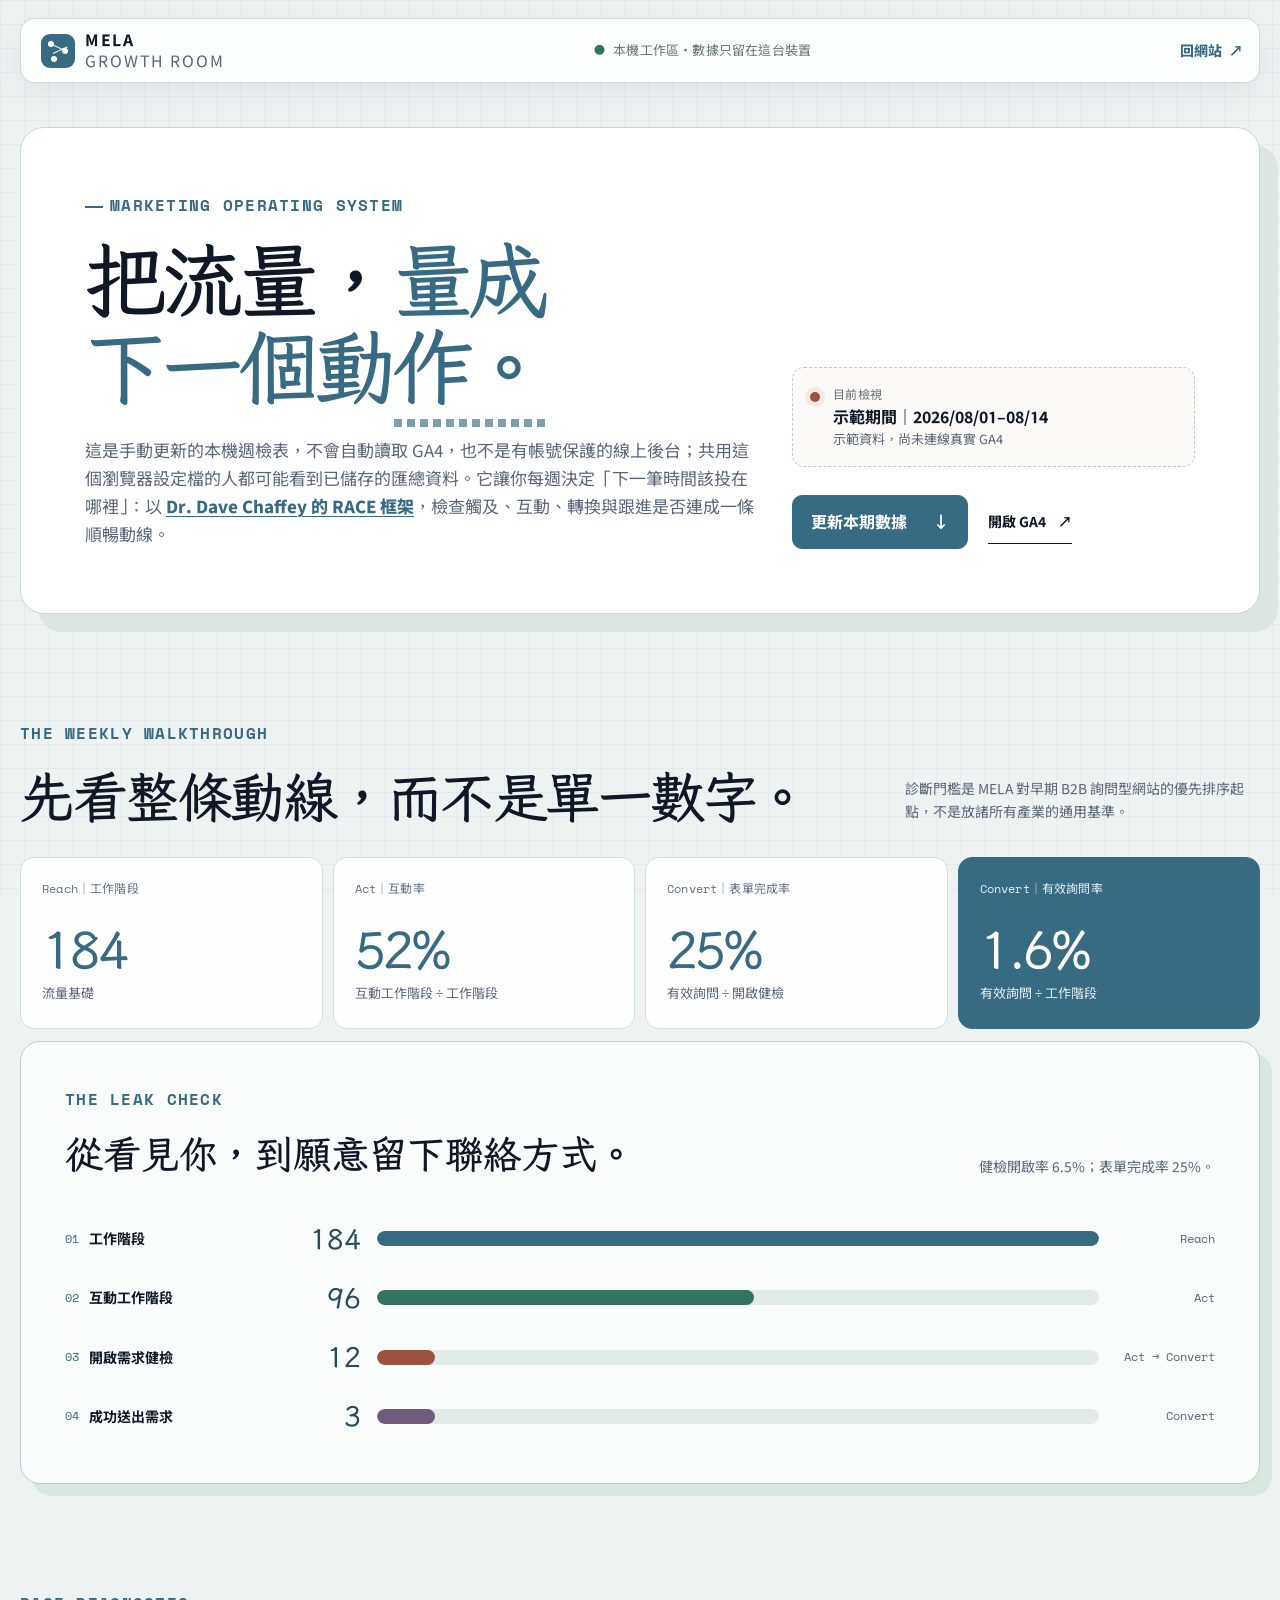
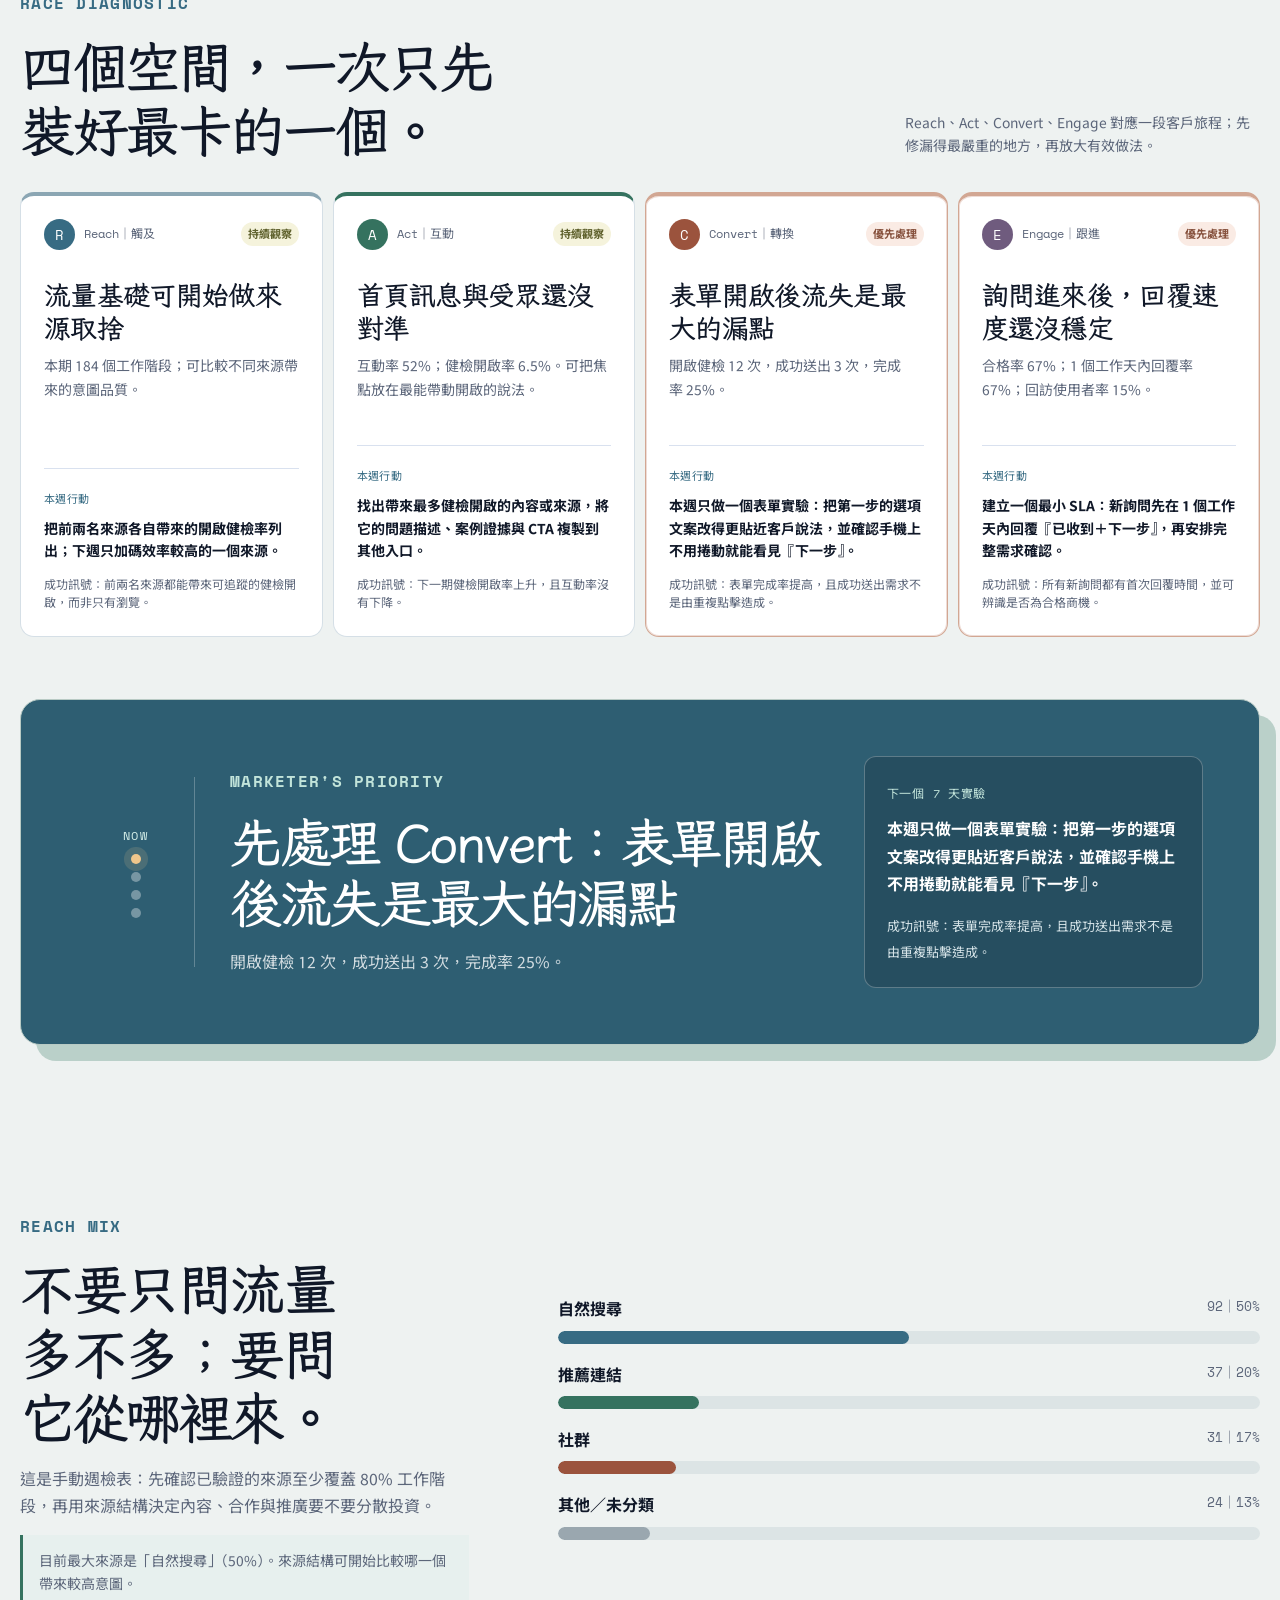
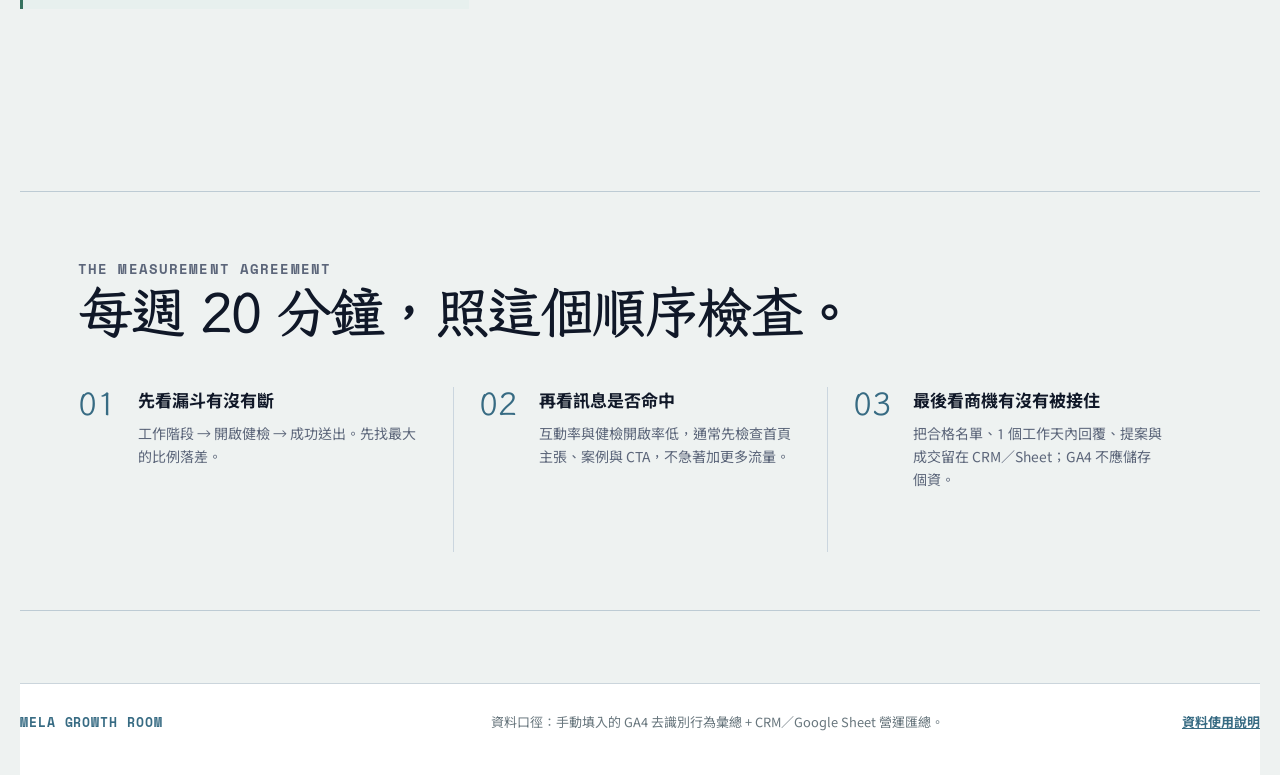
<file: dashboard.html>
<!doctype html>
<html lang="zh-Hant">
<head>
  <meta charset="utf-8">
  <meta name="viewport" content="width=device-width, initial-scale=1">
  <meta name="robots" content="noindex, nofollow">
  <meta name="description" content="MELA 本機行銷成效儀表板，以 RACE 框架將 GA4 與商機資料轉為下一步行動。">
  <title>Growth Room｜MELA 本機行銷儀表板</title>
  <link rel="icon" href="favicon.svg" type="image/svg+xml">
  <link rel="preconnect" href="https://fonts.googleapis.com">
  <link rel="preconnect" href="https://fonts.gstatic.com" crossorigin>
  <link href="https://fonts.googleapis.com/css2?family=Chiron+Hei+HK:wght@400;500;600;700;800&amp;family=LXGW+WenKai+TC:wght@400;700&amp;family=Space+Mono:wght@400;700&amp;display=swap" rel="stylesheet">
  <link rel="stylesheet" href="styles.css?v=20260815-3">
  <link rel="stylesheet" href="dashboard.css?v=20260816-1">
</head>
<body class="dashboard-page">
  <a class="skip-link" href="#main">跳到主要內容</a>

  <header class="dashboard-header">
    <a class="brand" href="index.html">
      <span class="brand-mark" aria-hidden="true"><i></i><i></i><i></i></span>
      <span><b>MELA</b> <small>GROWTH ROOM</small></span>
    </a>
    <p class="dashboard-local"><span aria-hidden="true">●</span> 本機工作區・數據只留在這台裝置</p>
    <a class="dashboard-back" href="index.html">回網站 <span aria-hidden="true">↗</span></a>
  </header>

  <main class="dashboard-shell" id="main">
    <section class="dashboard-hero" aria-labelledby="dashboard-title">
      <div class="dashboard-hero-copy">
        <p class="eyebrow"><span></span>MARKETING OPERATING SYSTEM</p>
        <h1 id="dashboard-title">把流量，<em>量成下一個動作。</em></h1>
        <p>這是手動更新的本機週檢表，不會自動讀取 GA4，也不是有帳號保護的線上後台；共用這個瀏覽器設定檔的人都可能看到已儲存的匯總資料。它讓你每週決定「下一筆時間該投在哪裡」：以 <a href="https://www.smartinsights.com/digital-marketing-strategy/race-a-practical-framework-to-improve-your-marketing/" target="_blank" rel="noopener noreferrer">Dr. Dave Chaffey 的 RACE 框架</a>，檢查觸及、互動、轉換與跟進是否連成一條順暢動線。</p>
      </div>
      <div class="dashboard-hero-actions">
        <div class="dataset-state" data-dataset-state>
          <span class="dataset-dot" aria-hidden="true"></span>
          <div><small>目前檢視</small><b data-period-label>示範期間</b><span data-dataset-detail>示範資料，尚未連線真實 GA4</span></div>
        </div>
        <div class="dashboard-actions">
          <button class="button" type="button" data-toggle-data aria-controls="dashboard-data-panel" aria-expanded="false">更新本期數據 <span aria-hidden="true">↓</span></button>
          <a class="text-link" href="https://analytics.google.com/" target="_blank" rel="noopener noreferrer">開啟 GA4 <span aria-hidden="true">↗</span></a>
        </div>
      </div>
    </section>

    <p class="data-quality-alert" data-data-quality-alert role="alert" hidden></p>

    <section class="data-entry" id="dashboard-data-panel" data-input-panel hidden aria-labelledby="data-entry-title">
      <div class="data-entry-heading">
        <div>
          <p class="eyebrow">UPDATE THE ROOM</p>
          <h2 id="data-entry-title">填入這一期的匯總數字</h2>
          <p>從 GA4 複製匿名彙總數字，再補上 CRM 或 Google Sheet 的合格名單與回覆狀態。請填同一期間、去重後的工作階段或有效詢問，不要填原始事件總次數。姓名、Email、電話與完整需求不需要、也不應填進這裡。</p>
        </div>
        <button class="icon-close" type="button" data-close-data aria-label="關閉數據輸入區">×</button>
      </div>

      <form class="data-form" data-dashboard-form novalidate>
        <label class="data-period"><span>本期名稱</span><input name="periodLabel" maxlength="48" autocomplete="off" placeholder="例如：2026/08/01–08/31"></label>
        <div class="data-grid">
          <fieldset>
            <legend><b>01</b> GA4 流量與互動</legend>
            <p>報表來源：同一期間的工作階段、活躍使用者、回訪使用者、互動工作階段；互動工作階段不可高於工作階段。</p>
            <div class="input-grid">
              <label><span>工作階段</span><input name="sessions" type="number" min="0" inputmode="numeric"></label>
              <label><span>活躍使用者</span><input name="activeUsers" type="number" min="0" inputmode="numeric"></label>
              <label><span>回訪使用者</span><input name="returningUsers" type="number" min="0" inputmode="numeric"></label>
              <label><span>互動工作階段</span><input name="engagedSessions" type="number" min="0" inputmode="numeric"></label>
            </div>
          </fieldset>
          <fieldset>
            <legend><b>02</b> 意圖與有效詢問</legend>
            <p>GA4 事件：<code>intake_opened</code>、<code>form_step_completed</code>、<code>lead_submit_failed</code> 與 <code>generate_lead</code>。請填有發生該事件的工作階段與去重後有效詢問，不填原始事件次數。</p>
            <div class="input-grid">
              <label><span>開啟健檢的工作階段</span><input name="intakeOpened" type="number" min="0" inputmode="numeric"></label>
              <label><span>去重後成功送出需求</span><input name="leads" type="number" min="0" inputmode="numeric"></label>
              <label><span>其中合格名單</span><input name="qualifiedLeads" type="number" min="0" inputmode="numeric"></label>
              <label><span>其中 1 個工作天內回覆</span><input name="respondedWithinOneDay" type="number" min="0" inputmode="numeric"></label>
            </div>
          </fieldset>
          <fieldset class="source-inputs">
            <legend><b>03</b> 可辨識流量來源</legend>
            <p>選填：填入同一期間、已確認且不含個資的來源彙總；至少覆蓋 <span data-source-coverage-target>80%</span> 才會判讀是否集中。未填部分會顯示為「其他／未分類」。</p>
            <div class="input-grid source-grid">
              <label><span>自然搜尋</span><input name="organicSessions" type="number" min="0" inputmode="numeric"></label>
              <label><span>推薦連結</span><input name="referralSessions" type="number" min="0" inputmode="numeric"></label>
              <label><span>社群</span><input name="socialSessions" type="number" min="0" inputmode="numeric"></label>
              <label><span>付費推廣</span><input name="paidSessions" type="number" min="0" inputmode="numeric"></label>
            </div>
          </fieldset>
        </div>
        <div class="data-form-footer">
          <p data-form-feedback role="status" tabindex="-1">資料只儲存在這台裝置的瀏覽器中；不會傳送到 GitHub Pages、GA4 或其他服務。共用這個瀏覽器設定檔的人也可能讀到這些匯總資料。</p>
          <div><button class="dashboard-secondary" type="button" data-reset-data>還原示範資料</button><button class="button" type="submit">儲存並更新診斷 <span aria-hidden="true">↗</span></button></div>
        </div>
      </form>
    </section>

    <section class="dashboard-overview" aria-labelledby="overview-title">
      <div class="section-title-row">
        <div><p class="eyebrow">THE WEEKLY WALKTHROUGH</p><h2 id="overview-title">先看整條動線，而不是單一數字。</h2></div>
        <p>診斷門檻是 MELA 對早期 B2B 詢問型網站的優先排序起點，不是放諸所有產業的通用基準。</p>
      </div>

      <div class="metric-grid" aria-label="本期核心指標">
        <article class="metric-card"><p>Reach｜工作階段</p><b data-metric="sessions">—</b><span data-metric-note="sessions">流量基礎</span></article>
        <article class="metric-card"><p>Act｜互動率</p><b data-metric="engagementRate">—</b><span data-metric-note="engagementRate">互動工作階段 ÷ 工作階段</span></article>
        <article class="metric-card"><p>Convert｜表單完成率</p><b data-metric="formCompletionRate">—</b><span data-metric-note="formCompletionRate">有效詢問 ÷ 開啟健檢</span></article>
        <article class="metric-card metric-card-accent"><p>Convert｜有效詢問率</p><b data-metric="leadConversionRate">—</b><span data-metric-note="leadConversionRate">有效詢問 ÷ 工作階段</span></article>
      </div>

      <div class="funnel-card" aria-labelledby="funnel-title">
        <div class="funnel-heading"><div><p class="eyebrow">THE LEAK CHECK</p><h3 id="funnel-title">從看見你，到願意留下聯絡方式。</h3></div><p data-funnel-summary>等待資料更新</p></div>
        <ol class="funnel-list" data-funnel-list>
          <li data-funnel-step="sessions"><div><span>01</span><b>工作階段</b></div><strong data-funnel-value="sessions">—</strong><i><em></em></i><small>Reach</small></li>
          <li data-funnel-step="engaged"><div><span>02</span><b>互動工作階段</b></div><strong data-funnel-value="engagedSessions">—</strong><i><em></em></i><small>Act</small></li>
          <li data-funnel-step="opened"><div><span>03</span><b>開啟需求健檢</b></div><strong data-funnel-value="intakeOpened">—</strong><i><em></em></i><small>Act → Convert</small></li>
          <li data-funnel-step="lead"><div><span>04</span><b>成功送出需求</b></div><strong data-funnel-value="leads">—</strong><i><em></em></i><small>Convert</small></li>
        </ol>
      </div>
    </section>

    <section class="race-section" aria-labelledby="race-title">
      <div class="section-title-row"><div><p class="eyebrow">RACE DIAGNOSTIC</p><h2 id="race-title">四個空間，一次只先裝好最卡的一個。</h2></div><p>Reach、Act、Convert、Engage 對應一段客戶旅程；先修漏得最嚴重的地方，再放大有效做法。</p></div>
      <div class="race-grid">
        <article class="race-card" data-race-card="Reach"><div class="race-card-top"><span>R</span><p>Reach｜觸及</p><b data-race-status>—</b></div><h3 data-race-title>等待資料</h3><p data-race-diagnosis>尚未能判斷流量狀況。</p><div><small>本週行動</small><p data-race-action>輸入數據後取得建議。</p></div><footer data-race-target>關鍵指標：工作階段、來源集中度</footer></article>
        <article class="race-card" data-race-card="Act"><div class="race-card-top"><span>A</span><p>Act｜互動</p><b data-race-status>—</b></div><h3 data-race-title>等待資料</h3><p data-race-diagnosis>尚未能判斷內容與 CTA 的說服力。</p><div><small>本週行動</small><p data-race-action>輸入數據後取得建議。</p></div><footer data-race-target>關鍵指標：互動率、健檢開啟率</footer></article>
        <article class="race-card" data-race-card="Convert"><div class="race-card-top"><span>C</span><p>Convert｜轉換</p><b data-race-status>—</b></div><h3 data-race-title>等待資料</h3><p data-race-diagnosis>尚未能判斷表單是否造成流失。</p><div><small>本週行動</small><p data-race-action>輸入數據後取得建議。</p></div><footer data-race-target>關鍵指標：完成率、有效詢問率</footer></article>
        <article class="race-card" data-race-card="Engage"><div class="race-card-top"><span>E</span><p>Engage｜跟進</p><b data-race-status>—</b></div><h3 data-race-title>等待資料</h3><p data-race-diagnosis>尚未能判斷詢問是否被有效接住。</p><div><small>本週行動</small><p data-race-action>輸入數據後取得建議。</p></div><footer data-race-target>關鍵指標：合格率、回覆 SLA</footer></article>
      </div>
    </section>

    <section class="priority-section" aria-labelledby="priority-title">
      <div class="priority-marker" aria-hidden="true"><span>NOW</span><i></i><i></i><i></i><i></i></div>
      <div class="priority-copy"><p class="eyebrow">MARKETER'S PRIORITY</p><h2 id="priority-title" data-priority-title>先輸入數據，找出這週最值得處理的地方。</h2><p data-priority-diagnosis>專業判斷不是一次改完所有頁面，而是選一個最能帶動下一段旅程的瓶頸。</p></div>
      <div class="priority-action"><small>下一個 7 天實驗</small><p data-priority-action>更新本期數據後，這裡會給你一個具體、可驗收的行動。</p><span data-priority-success>成功訊號：—</span></div>
    </section>

    <section class="source-section" aria-labelledby="source-title">
      <div class="source-copy"><p class="eyebrow">REACH MIX</p><h2 id="source-title">不要只問流量多不多；要問它從哪裡來。</h2><p>這是手動週檢表：先確認已驗證的來源至少覆蓋 <span data-source-coverage-target>80%</span> 工作階段，再用來源結構決定內容、合作與推廣要不要分散投資。</p><p class="source-note" data-source-note>選填來源資料後，這裡會顯示來源覆蓋與集中度。</p></div>
      <ol class="source-list" data-source-list aria-label="流量來源分布"></ol>
    </section>

    <section class="measurement-guide" aria-labelledby="measurement-title">
      <p class="eyebrow">THE MEASUREMENT AGREEMENT</p>
      <h2 id="measurement-title">每週 20 分鐘，照這個順序檢查。</h2>
      <ol>
        <li><span>01</span><div><b>先看漏斗有沒有斷</b><p>工作階段 → 開啟健檢 → 成功送出。先找最大的比例落差。</p></div></li>
        <li><span>02</span><div><b>再看訊息是否命中</b><p>互動率與健檢開啟率低，通常先檢查首頁主張、案例與 CTA，不急著加更多流量。</p></div></li>
        <li><span>03</span><div><b>最後看商機有沒有被接住</b><p>把合格名單、1 個工作天內回覆、提案與成交留在 CRM／Sheet；GA4 不應儲存個資。</p></div></li>
      </ol>
    </section>
  </main>

  <footer class="dashboard-footer"><span>MELA GROWTH ROOM</span><p>資料口徑：手動填入的 GA4 去識別行為彙總 + CRM／Google Sheet 營運匯總。</p><a href="privacy.html">資料使用說明</a></footer>

  <script type="module" src="dashboard.js?v=20260815-2"></script>
</body>
</html>
</file>
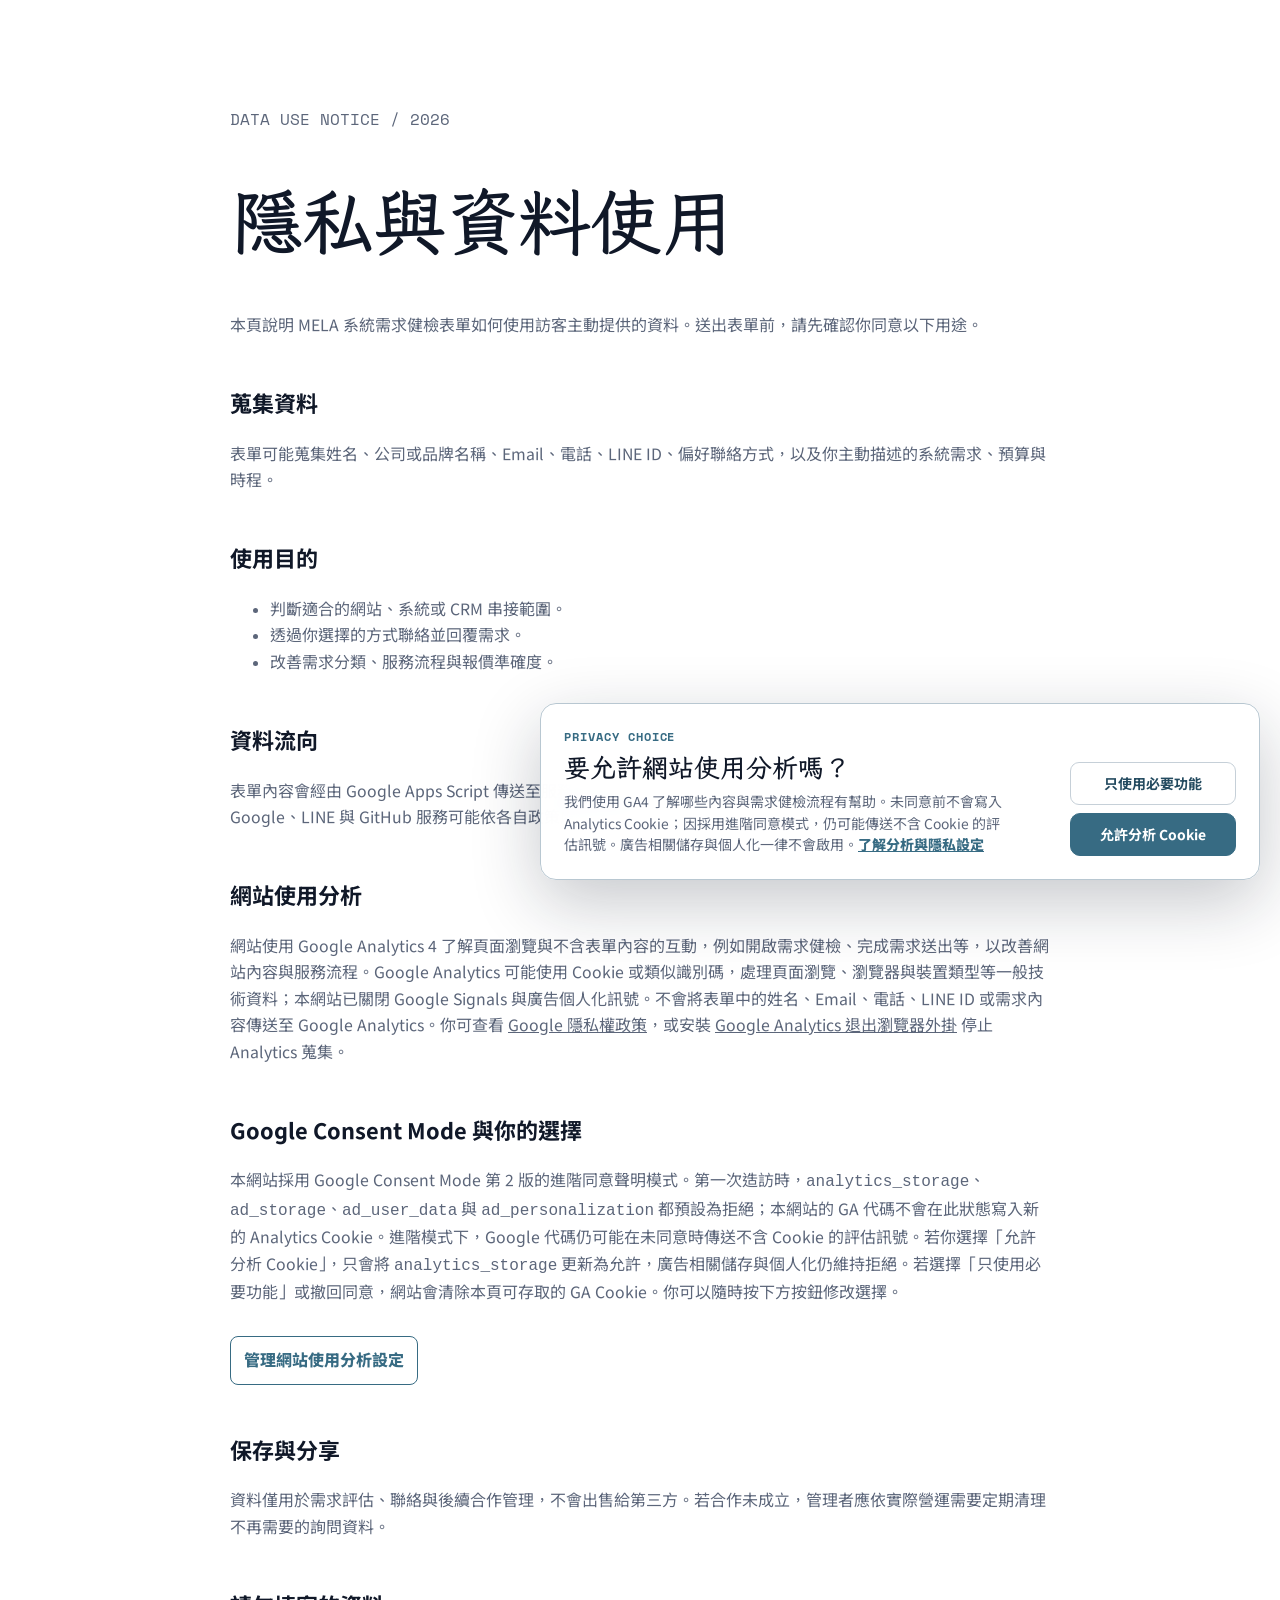
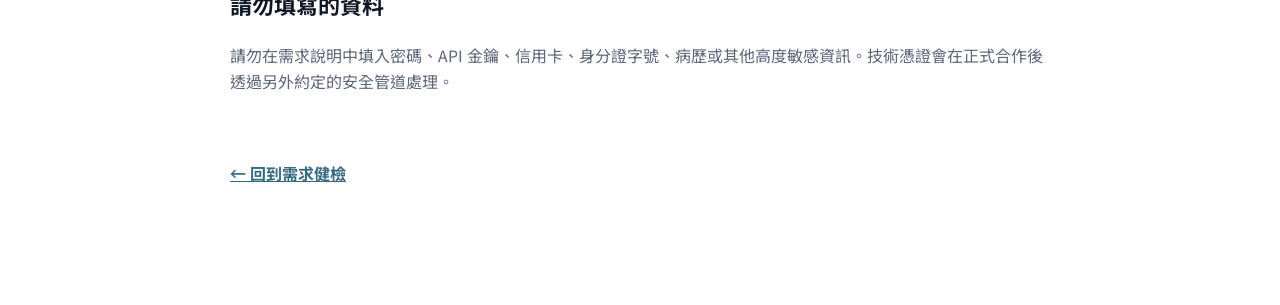
<file: privacy.html>
<!doctype html>
<html lang="zh-Hant">
<head>
  <meta charset="utf-8">
  <meta name="viewport" content="width=device-width, initial-scale=1">
  <meta name="robots" content="noindex">
  <title>隱私與資料使用｜MELA 系統顧問</title>
  <script src="consent.js?v=20260815-3"></script>
  <script async src="https://www.googletagmanager.com/gtag/js?id=G-M7FS6MWSKK"></script>
  <script>
    window.gtag("js", new Date());
    window.gtag("config", "G-M7FS6MWSKK", {
      send_page_view: false,
      allow_google_signals: false,
      allow_ad_personalization_signals: false
    });
    window.MELA_ANALYTICS_CONSENT.trackSanitizedPageView();
  </script>
  <link rel="icon" href="favicon.svg" type="image/svg+xml">
  <link rel="preconnect" href="https://fonts.googleapis.com">
  <link rel="preconnect" href="https://fonts.gstatic.com" crossorigin>
  <link href="https://fonts.googleapis.com/css2?family=Chiron+Hei+HK:wght@400;500;600;700;800&amp;family=LXGW+WenKai+TC:wght@400;700&amp;family=Space+Mono:wght@400;700&amp;display=swap" rel="stylesheet">
  <link rel="stylesheet" href="styles.css?v=20260815-3">
  <style>
    .privacy-page{width:min(820px,calc(100% - 40px));margin:0 auto;padding:90px 0 120px}.privacy-page h1{font-family:var(--display);font-size:clamp(42px,7vw,72px);line-height:1.15}.privacy-page h2{margin-top:48px;font-size:22px}.privacy-page p,.privacy-page li{color:var(--muted)}.privacy-page .back{display:inline-flex;margin-top:50px;color:var(--blue);font-weight:700}.privacy-meta{font-family:var(--mono);font-size:16px;color:var(--blue)}
  </style>
</head>
<body>
  <section class="consent-banner" data-consent-banner hidden role="region" aria-label="網站分析與隱私設定" aria-live="polite" aria-atomic="true" aria-describedby="consent-copy">
    <div>
      <p class="consent-kicker">PRIVACY CHOICE</p>
      <h2 id="consent-title" data-consent-title>要允許網站使用分析嗎？</h2>
      <p id="consent-copy" data-consent-copy>我們使用 GA4 了解哪些內容與需求健檢流程有幫助。未同意前不會寫入 Analytics Cookie；因採用進階同意模式，仍可能傳送不含 Cookie 的評估訊號。廣告相關儲存與個人化一律不會啟用。<a href="#analytics-consent">了解分析與隱私設定</a></p>
    </div>
    <div class="consent-actions">
      <button type="button" class="consent-minimal" data-consent-action="denied">只使用必要功能</button>
      <button type="button" class="button" data-consent-action="granted">允許分析 Cookie</button>
    </div>
  </section>
  <main class="privacy-page">
    <p class="privacy-meta">DATA USE NOTICE / 2026</p>
    <h1>隱私與資料使用</h1>
    <p>本頁說明 MELA 系統需求健檢表單如何使用訪客主動提供的資料。送出表單前，請先確認你同意以下用途。</p>
    <h2>蒐集資料</h2>
    <p>表單可能蒐集姓名、公司或品牌名稱、Email、電話、LINE ID、偏好聯絡方式，以及你主動描述的系統需求、預算與時程。</p>
    <h2>使用目的</h2>
    <ul><li>判斷適合的網站、系統或 CRM 串接範圍。</li><li>透過你選擇的方式聯絡並回覆需求。</li><li>改善需求分類、服務流程與報價準確度。</li></ul>
    <h2>資料流向</h2>
    <p>表單內容會經由 Google Apps Script 傳送至服務管理者的 Gmail，並以 LINE Messaging API 發送新詢問提醒。Google、LINE 與 GitHub 服務可能依各自政策處理必要的技術資料。</p>
    <h2 id="analytics-consent">網站使用分析</h2>
    <p>網站使用 Google Analytics 4 了解頁面瀏覽與不含表單內容的互動，例如開啟需求健檢、完成需求送出等，以改善網站內容與服務流程。Google Analytics 可能使用 Cookie 或類似識別碼，處理頁面瀏覽、瀏覽器與裝置類型等一般技術資料；本網站已關閉 Google Signals 與廣告個人化訊號。不會將表單中的姓名、Email、電話、LINE ID 或需求內容傳送至 Google Analytics。你可查看 <a href="https://policies.google.com/privacy" target="_blank" rel="noopener noreferrer">Google 隱私權政策</a>，或安裝 <a href="https://support.google.com/analytics/answer/181881" target="_blank" rel="noopener noreferrer">Google Analytics 退出瀏覽器外掛</a> 停止 Analytics 蒐集。</p>
    <h2>Google Consent Mode 與你的選擇</h2>
    <p>本網站採用 Google Consent Mode 第 2 版的進階同意聲明模式。第一次造訪時，<code>analytics_storage</code>、<code>ad_storage</code>、<code>ad_user_data</code> 與 <code>ad_personalization</code> 都預設為拒絕；本網站的 GA 代碼不會在此狀態寫入新的 Analytics Cookie。進階模式下，Google 代碼仍可能在未同意時傳送不含 Cookie 的評估訊號。若你選擇「允許分析 Cookie」，只會將 <code>analytics_storage</code> 更新為允許，廣告相關儲存與個人化仍維持拒絕。若選擇「只使用必要功能」或撤回同意，網站會清除本頁可存取的 GA Cookie。你可以隨時按下方按鈕修改選擇。</p>
    <button class="privacy-consent-button" type="button" data-open-consent-settings>管理網站使用分析設定</button>
    <h2>保存與分享</h2>
    <p>資料僅用於需求評估、聯絡與後續合作管理，不會出售給第三方。若合作未成立，管理者應依實際營運需要定期清理不再需要的詢問資料。</p>
    <h2>請勿填寫的資料</h2>
    <p>請勿在需求說明中填入密碼、API 金鑰、信用卡、身分證字號、病歷或其他高度敏感資訊。技術憑證會在正式合作後透過另外約定的安全管道處理。</p>
    <a class="back" href="index.html">← 回到需求健檢</a>
  </main>
</body>
</html>
</file>
<file: styles.css>
:root {
  --ink: #101828;
  --muted: #5c667a;
  --paper: #ffffff;
  --white: #ffffff;
  --line: #d9e1ef;
  --grid: rgba(55, 73, 87, 0.065);
  --blue: #376b83;
  --blue-dark: #244b60;
  --teal: #35725f;
  --orange: #9b533d;
  --purple: #6f5b7e;
  --yellow: #e4c489;
  --danger: #c43333;
  --shadow: 0 24px 70px rgba(24, 43, 90, 0.14);
  --radius: 20px;
  --ease-out: cubic-bezier(.22, 1, .36, 1);
  --display: "LXGW WenKai TC", "Chiron Hei HK", serif;
  --body: "Chiron Hei HK", system-ui, sans-serif;
  --mono: "Space Mono", "Chiron Hei HK", monospace;
}

*, *::before, *::after { box-sizing: border-box; }
html { font-size: 16px; scroll-behavior: smooth; }
body { margin: 0; color: var(--ink); background: var(--paper); font-family: var(--body); font-size: 16px; line-height: 1.65; -webkit-font-smoothing: antialiased; }
h1, h2, h3, summary { overflow-wrap: normal; text-wrap: balance; word-break: auto-phrase; }
p, li { text-wrap: pretty; word-break: auto-phrase; }
:where(h1, h2, h3, p, li, summary, figcaption) { line-break: strict; }
button, input, select, textarea { font: inherit; }
button, a { -webkit-tap-highlight-color: transparent; }
button { color: inherit; }
a { color: inherit; }
img, svg { display: block; max-width: 100%; }
small { font-size: 16px; }
.keep { white-space: nowrap; }
.phrase { display: inline-block; max-width: 100%; }
.heading-line { display: block; width: max-content; max-width: 100%; white-space: nowrap; }
[hidden] { display: none !important; }
::selection { color: var(--white); background: var(--blue); }

.skip-link { position: fixed; top: 8px; left: 8px; z-index: 1000; padding: 10px 14px; color: #fff; background: var(--ink); transform: translateY(-150%); }
.skip-link:focus { transform: translateY(0); }

.consent-banner { position: fixed; right: 20px; bottom: 20px; z-index: 100; display: grid; grid-template-columns: minmax(0, 1fr) auto; gap: 25px; align-items: end; width: min(720px, calc(100% - 40px)); padding: 23px; border: 1px solid #b8c7d1; border-radius: 16px; background: rgba(255,255,255,.97); box-shadow: 0 22px 68px rgba(16,24,40,.24); backdrop-filter: blur(16px); }
.consent-kicker { margin: 0 0 5px; color: var(--blue); font-family: var(--mono); font-size: 12px; font-weight: 700; letter-spacing: .08em; }
.consent-banner h2 { margin: 0; font-family: var(--display); font-size: 26px; line-height: 1.2; }
.consent-banner h2 + p { max-width: 440px; margin: 8px 0 0; color: var(--muted); font-size: 14px; line-height: 1.55; }
.consent-banner a { color: var(--blue); font-weight: 800; }
.consent-actions { display: grid; gap: 8px; min-width: 166px; }
.consent-actions .button { min-height: 42px; padding: 9px 12px; box-shadow: none; font-size: 14px; }
.consent-minimal { min-height: 42px; padding: 9px 12px; border: 1px solid #c6d0d8; border-radius: 9px; color: var(--blue-dark); background: #fff; font-size: 14px; font-weight: 700; cursor: pointer; }
.privacy-consent-button { margin-top: 15px; padding: 10px 13px; border: 1px solid var(--blue); border-radius: 8px; color: var(--blue); background: #fff; font-weight: 800; cursor: pointer; }

.site-header { position: sticky; top: 0; z-index: 50; display: grid; grid-template-columns: 1fr auto 1fr; align-items: center; width: min(1220px, calc(100% - 40px)); margin: 18px auto 0; padding: 10px 12px 10px 18px; border: 1px solid rgba(217,225,239,.9); border-radius: 16px; background: rgba(255,255,255,.9); backdrop-filter: blur(18px); transition: box-shadow .25s ease, background .25s ease; }
.motion-ready .site-header { animation: header-in .7s .08s var(--ease-out) both; }
.site-header.is-scrolled { background: rgba(255,255,255,.94); box-shadow: 0 10px 34px rgba(30,48,92,.1); }
.site-header nav { display: flex; gap: 30px; font-size: 16px; font-weight: 600; }
.site-header nav a { text-decoration: none; }
.site-header nav a:hover { color: var(--blue); }
.site-header > .button { justify-self: end; }

.brand { display: inline-flex; align-items: center; gap: 10px; width: max-content; text-decoration: none; }
.brand > span:last-child { display: grid; line-height: 1; }
.brand b { letter-spacing: .1em; }
.brand small { margin-top: 5px; color: var(--muted); font-size: 16px; letter-spacing: .12em; }
.brand-mark { position: relative; display: block; width: 34px; height: 34px; border-radius: 9px; background: var(--blue); overflow: hidden; }
.brand-mark i { position: absolute; display: block; width: 6px; height: 6px; border-radius: 50%; background: #fff; }
.brand-mark i:nth-child(1) { top: 7px; left: 7px; }
.brand-mark i:nth-child(2) { top: 14px; right: 7px; }
.brand-mark i:nth-child(3) { bottom: 6px; left: 10px; }
.brand-mark::before, .brand-mark::after { content: ""; position: absolute; height: 1px; background: rgba(255,255,255,.9); transform-origin: left center; }
.brand-mark::before { top: 10px; left: 11px; width: 17px; transform: rotate(25deg); }
.brand-mark::after { top: 19px; left: 12px; width: 16px; transform: rotate(-25deg); }

.button { display: inline-flex; align-items: center; justify-content: center; gap: 26px; min-height: 52px; padding: 13px 18px; border: 1px solid var(--blue); border-radius: 10px; color: #fff; background: var(--blue); box-shadow: 0 10px 22px rgba(36,72,232,.18); font-weight: 700; text-decoration: none; cursor: pointer; transition: transform .2s ease, box-shadow .2s ease, background .2s ease; }
.button:hover { transform: translateY(-2px); background: var(--blue-dark); box-shadow: 0 14px 30px rgba(36,72,232,.24); }
.button:active { transform: translateY(0); }
.button > span[aria-hidden], .plan-cta > span { transition: transform .35s var(--ease-out); }
.button:hover > span[aria-hidden], .plan-cta:hover > span { transform: translate(3px, -3px); }
.button-small { min-height: 44px; padding: 9px 15px; font-size: 16px; box-shadow: none; }
.button-light { border-color: #fff; color: var(--ink); background: #fff; box-shadow: none; }
.button-light:hover { color: #fff; background: transparent; }
.text-link { display: inline-flex; gap: 12px; align-items: center; padding: 12px 0; color: var(--ink); font-size: 16px; font-weight: 700; text-decoration: none; border-bottom: 1px solid var(--ink); }
button:focus-visible, a:focus-visible, input:focus-visible, textarea:focus-visible, select:focus-visible, summary:focus-visible { outline: 3px solid var(--yellow); outline-offset: 3px; }

.eyebrow { width: max-content; max-width: 100%; margin: 0 0 18px; color: var(--blue); font-family: var(--mono); font-size: 16px; font-weight: 700; letter-spacing: .08em; white-space: nowrap; }
.eyebrow span { display: inline-block; width: 18px; height: 2px; margin-right: 7px; vertical-align: middle; background: currentColor; }

.hero { display: grid; grid-template-columns: 1.02fr .98fr; gap: clamp(42px, 7vw, 110px); align-items: center; width: min(1220px, calc(100% - 40px)); min-height: 740px; margin: 0 auto; padding: 100px 0 80px; }
.hero > * { min-width: 0; }
.hero h1 { max-width: 700px; margin: 0; font-family: var(--display); font-size: clamp(56px, 7vw, 96px); line-height: 1.08; letter-spacing: -.055em; }
.hero h1 em { position: relative; color: var(--blue); font-style: normal; }
.hero h1 em::after { content: ""; position: absolute; left: 3px; right: 0; bottom: -4px; height: 9px; background: url("data:image/svg+xml,%3Csvg width='210' height='9' viewBox='0 0 210 9' xmlns='http://www.w3.org/2000/svg'%3E%3Cpath d='M1 7C42 1 78 8 118 4s65 2 91-2' fill='none' stroke='%23376b83' stroke-width='3' stroke-linecap='round'/%3E%3C/svg%3E") center / 100% 100% no-repeat; }
.hero-lede { max-width: 620px; margin: 32px 0 28px; color: var(--muted); font-size: 18px; }
.hero-actions { display: flex; align-items: center; gap: 28px; }
.trust-list { display: flex; flex-wrap: wrap; gap: 12px 26px; margin: 32px 0 0; padding: 0; color: var(--muted); font-size: 16px; list-style: none; }
.trust-list li::before { content: "✓"; margin-right: 7px; color: var(--teal); font-weight: 800; }

.system-map { position: relative; aspect-ratio: 1.08; min-height: 520px; border: 1px solid #cdd4d8; border-radius: 2px; background-color: #fbfcfc; background-image: linear-gradient(var(--grid) 1px, transparent 1px), linear-gradient(90deg, var(--grid) 1px, transparent 1px); background-size: 24px 24px; box-shadow: 18px 18px 0 #edf0f0; }
.map-label { position: absolute; top: 18px; left: 20px; font-family: var(--mono); font-size: 16px; letter-spacing: .08em; }
.map-lines { position: absolute; inset: 7% 5%; width: 90%; height: 88%; overflow: visible; }
.map-lines path { fill: none; stroke: var(--blue); stroke-width: 2; stroke-dasharray: 7 7; }
.map-lines circle { fill: var(--white); stroke: var(--blue); stroke-width: 2; }
@keyframes dash { to { stroke-dashoffset: -160; } }
.map-node { position: absolute; display: grid; min-width: 136px; padding: 14px 16px; border: 1px solid var(--ink); background: #fff; box-shadow: 5px 5px 0 rgba(16,24,40,.12); }
.map-node small { margin-bottom: 4px; color: var(--blue); font-family: var(--mono); font-size: 16px; letter-spacing: .06em; }
.map-node strong { font-size: 16px; }
.map-node span { color: var(--muted); font-size: 16px; }
.node-idea { top: 12%; left: 4%; }
.node-scope { top: 39%; left: 39%; border-color: var(--blue); color: #fff; background: var(--blue); }
.node-scope small, .node-scope span { color: #fff; }
.node-build { top: 39%; right: 3%; }
.node-grow { bottom: 8%; left: 10%; }
.map-stamp { position: absolute; right: 5%; bottom: 8%; padding: 12px 14px; border: 2px solid var(--orange); color: var(--orange); font-size: 16px; line-height: 1.45; text-align: center; transform: rotate(-4deg); }

.motion-ready .system-map .map-lines,
.motion-ready .system-map .map-node,
.motion-ready .system-map .map-stamp { opacity: 0; }
.motion-ready .system-map.is-visible .map-lines { animation: map-route-in .9s .24s var(--ease-out) both; }
.motion-ready .system-map.is-visible .map-lines path { animation: dash 24s linear 1.1s infinite; }
.motion-ready .system-map.is-visible .map-node { animation: map-node-in .72s var(--ease-out) both; }
.system-map.is-visible .node-idea { animation-delay: .28s; }
.system-map.is-visible .node-scope { animation-delay: .38s; }
.system-map.is-visible .node-build { animation-delay: .48s; }
.system-map.is-visible .node-grow { animation-delay: .58s; }
.motion-ready .system-map.is-visible .map-stamp { animation: map-stamp-in .7s .72s var(--ease-out) both; }

.value-section { width: min(1220px, calc(100% - 40px)); margin: 0 auto; padding: 115px 0 80px; }
.value-grid { display: grid; grid-template-columns: repeat(4, 1fr); gap: 1px; margin-top: 20px; border: 1px solid var(--line); background: var(--line); }
.value-card { display: flex; flex-direction: column; min-height: 290px; padding: 26px; background: #fff; }
.value-icon { display: grid; place-items: center; width: 50px; height: 50px; border: 1px solid #b9c8ce; border-radius: 50%; color: var(--blue); font-family: var(--mono); font-size: 16px; }
.value-card h3 { margin: 38px 0 10px; font-size: 21px; }
.value-card p { margin: 0; color: var(--muted); font-size: 16px; }
.value-card small { margin-top: auto; padding-top: 22px; color: var(--teal); font-weight: 700; }
.ai-value-card { color: #fff; background: var(--blue); }
.ai-value-card .value-icon { border-color: rgba(255,255,255,.65); color: #fff; }
.ai-value-card p, .ai-value-card small { color: rgba(255,255,255,.82); }
.ai-explainer { display: grid; grid-template-columns: 1fr 1.15fr; gap: 70px; align-items: center; margin-top: 22px; padding: 46px; border-radius: 18px; background: #f1f5f3; }
.ai-explainer h3 { margin: 0; font-family: var(--display); font-size: clamp(32px, 3.4vw, 48px); line-height: 1.25; }
.ai-explainer h3 span { color: inherit; font-size: inherit; }
.ai-explainer ul { display: grid; grid-template-columns: repeat(2, 1fr); gap: 0; margin: 0; padding: 0; list-style: none; }
.ai-explainer li { display: grid; gap: 5px; padding: 18px 18px 18px 0; border-top: 1px solid #cbd6d1; }
.ai-explainer li:nth-child(even) { padding-left: 18px; border-left: 1px solid #cbd6d1; }
.ai-explainer b { color: var(--blue); }
.ai-explainer span { color: var(--muted); font-size: 16px; }

.work-section { width: min(1220px, calc(100% - 40px)); margin: 0 auto; padding: 115px 0; }
.carousel { display: grid; gap: 14px; }
.carousel-viewport { min-width: 0; overflow-x: auto; scroll-snap-type: x mandatory; scrollbar-width: none; }
.carousel-viewport::-webkit-scrollbar { display: none; }
.carousel-track { display: grid; grid-auto-flow: column; grid-auto-columns: 100%; gap: 20px; }
.carousel-slide { min-width: 0; scroll-snap-align: start; scroll-snap-stop: always; }
.carousel-controls { display: flex; align-items: center; justify-content: flex-end; gap: 10px; }
.carousel-control { display: grid; place-items: center; width: 42px; height: 42px; padding: 0; border: 1px solid #bdc9d7; border-radius: 50%; color: var(--blue); background: #fff; font-size: 22px; line-height: 1; cursor: pointer; transition: color .2s ease, background .2s ease, border-color .2s ease; }
.carousel-control:hover:not(:disabled) { border-color: var(--blue); color: #fff; background: var(--blue); }
.carousel-control:disabled { opacity: .4; cursor: not-allowed; }
.carousel-status { min-width: 102px; margin: 0 auto 0 0; color: var(--muted); font-family: var(--mono); font-size: 16px; }
.carousel-viewport:focus-visible { outline: 3px solid var(--yellow); outline-offset: 4px; }
.motion-ready .carousel-slide.work-card:not(.is-active) .work-visual,
.motion-ready .story-photo.carousel-slide:not(.is-active) img { opacity: .94; transform: translateY(6px) scale(.995); }
.carousel-slide.work-card .work-visual,
.story-photo.carousel-slide img { transition: opacity .5s var(--ease-out), transform .6s var(--ease-out); }
.work-card { display: flex; min-width: 0; flex-direction: column; border: 1px solid var(--line); border-radius: var(--radius); background: #fff; overflow: hidden; transition: transform .25s ease, box-shadow .25s ease; }
.work-card:hover { transform: translateY(-4px); box-shadow: var(--shadow); }
.work-visual { min-height: 390px; padding: 16px; background: #eef3f1; }
.visual-toolbar { display: flex; align-items: center; gap: 14px; height: 38px; padding: 0 12px; border: 1px solid rgba(16,24,40,.12); border-bottom: 0; border-radius: 10px 10px 0 0; color: #52616b; background: rgba(255,255,255,.86); font-family: var(--mono); font-size: 16px; letter-spacing: .02em; }
.visual-toolbar b { min-width: 0; overflow: hidden; text-overflow: ellipsis; white-space: nowrap; }
.toolbar-dots { display: flex; flex: 0 0 auto; gap: 4px; }
.toolbar-dots i { width: 7px; height: 7px; border-radius: 50%; background: #acb9bc; }
.work-copy { display: flex; flex: 1; flex-direction: column; padding: 28px; }
.work-meta { display: flex; flex-wrap: wrap; align-items: center; gap: 10px; color: var(--muted); font-family: var(--mono); font-size: 16px; }
.status { padding: 4px 9px; border-radius: 99px; font-family: var(--body); font-weight: 700; }
.status-live { color: #126846; background: #e4f5ec; }
.status-local { color: #6d5420; background: #f8efd9; }
.status-ready { color: #2b5e75; background: #e4f1f6; }
.status-building { color: #684f72; background: #f0e9f3; }
.work-copy h3 { margin: 18px 0 10px; font-family: var(--display); font-size: 30px; line-height: 1.3; }
.work-copy > p { margin: 0; color: var(--muted); }
.work-copy > p b { color: var(--ink); }
.work-copy ul { display: grid; gap: 7px; margin: 22px 0; padding: 0; color: #3d4858; list-style: none; }
.work-copy li { position: relative; padding-left: 19px; }
.work-copy li::before { content: ""; position: absolute; top: .65em; left: 0; width: 7px; height: 7px; border: 2px solid var(--teal); border-radius: 50%; }
.work-tags { display: flex; flex-wrap: wrap; gap: 7px; margin-top: auto; }
.work-tags span { padding: 6px 10px; border: 1px solid #ccd6d2; border-radius: 99px; color: #64706e; background: #f8faf9; font-size: 16px; white-space: nowrap; }
.work-note { max-width: 920px; margin: 22px 0 0; color: var(--muted); font-size: 16px; }

/* 作品案例畫面：依實際流程重繪，不載入客戶資料。 */
.chat-stage { display: grid; grid-template-columns: 1.2fr .8fr; gap: 12px; min-height: 320px; padding: 14px; border: 1px solid rgba(16,24,40,.12); border-radius: 0 0 12px 12px; background-color: #dfeae5; background-image: radial-gradient(rgba(55,107,131,.13) 1px, transparent 1px); background-size: 18px 18px; }
.chat-phone { display: flex; min-width: 0; flex-direction: column; gap: 10px; padding: 12px; border: 1px solid #cdd8d4; border-radius: 15px; background: #fff; box-shadow: 0 12px 24px rgba(46,77,66,.12); }
.chat-head { display: grid; grid-template-columns: 38px 1fr; align-items: center; padding-bottom: 8px; border-bottom: 1px solid #e7ece9; }
.chat-head .avatar { grid-row: span 2; display: grid; place-items: center; width: 34px; height: 34px; border-radius: 50%; color: #fff; background: var(--teal); font-family: var(--mono); font-weight: 700; }
.chat-head small { color: var(--teal); line-height: 1.1; }
.chat-bubble { max-width: 90%; padding: 9px 10px; border-radius: 11px; font-size: 16px; line-height: 1.45; }
.chat-user { align-self: flex-end; color: #fff; background: var(--teal); border-bottom-right-radius: 3px; }
.chat-ai { align-self: flex-start; color: #34433e; background: #eef3f1; border-bottom-left-radius: 3px; }
.chat-choice { display: grid; grid-template-columns: repeat(2, 1fr); gap: 6px; margin-top: auto; padding: 9px; border: 1px solid #d9e5df; border-radius: 10px; }
.chat-choice b { grid-column: 1 / -1; font-size: 16px; }
.chat-choice span { padding: 6px; border-radius: 6px; color: #fff; background: var(--blue); font-size: 16px; text-align: center; }
.chat-choice span:last-child { color: var(--muted); background: #eef1f3; }
.chat-sources { display: grid; align-content: center; gap: 10px; }
.chat-sources div { display: grid; grid-template-columns: 31px 1fr; padding: 12px 10px; border: 1px solid rgba(16,24,40,.12); border-radius: 10px; background: rgba(255,255,255,.88); }
.chat-sources div > span { grid-row: span 2; color: var(--blue); font-family: var(--mono); }
.chat-sources small { color: var(--muted); line-height: 1.3; }

.docs-stage { position: relative; display: grid; grid-template-columns: 1fr 58px 1fr; gap: 10px; align-items: center; min-height: 320px; padding: 20px 14px 64px; border: 1px solid rgba(16,24,40,.12); border-radius: 0 0 12px 12px; background: #e8edf3; }
.doc-sheet { display: flex; min-width: 0; min-height: 228px; flex-direction: column; gap: 12px; padding: 18px 15px; border: 1px solid #c7cfdb; background: #fff; box-shadow: 7px 7px 0 rgba(93,109,132,.1); }
.doc-sheet small { color: var(--blue); font-family: var(--mono); }
.doc-sheet > i { display: block; width: 100%; height: 7px; border-radius: 99px; background: #dfe4ea; }
.doc-sheet > .doc-line-short { width: 68%; }
.doc-sheet > .doc-warning { background: #e9b4a0; }
.doc-sheet mark { margin-top: auto; padding: 7px; color: #65512d; background: #fbf0cf; font-size: 16px; }
.doc-match { display: grid; justify-items: center; gap: 10px; color: var(--purple); font-weight: 700; }
.doc-match span { padding: 5px 7px; border: 1px solid currentColor; border-radius: 99px; background: #fff; }
.doc-match i { width: 100%; border-top: 2px dashed currentColor; }
.audit-strip { position: absolute; right: 14px; bottom: 14px; left: 14px; display: flex; flex-wrap: wrap; gap: 7px; align-items: center; padding: 9px 11px; border-radius: 8px; color: #fff; background: #48566a; }
.audit-strip b { margin-right: auto; }
.audit-strip span { padding: 3px 7px; border: 1px solid rgba(255,255,255,.3); border-radius: 99px; font-size: 16px; }

.insight-stage { display: grid; grid-template-columns: .86fr 1fr .92fr; gap: 12px; align-items: center; min-height: 320px; padding: 18px; border: 1px solid rgba(16,24,40,.12); border-radius: 0 0 12px 12px; background-color: #f4eee6; background-image: linear-gradient(rgba(186,118,91,.08) 1px, transparent 1px), linear-gradient(90deg, rgba(186,118,91,.08) 1px, transparent 1px); background-size: 22px 22px; }
.insight-input, .insight-output { display: grid; gap: 8px; padding: 14px; border: 1px solid #d9cabb; border-radius: 10px; background: rgba(255,255,255,.9); }
.insight-input small, .insight-output small { color: var(--muted); }
.insight-input b { overflow: hidden; text-overflow: ellipsis; white-space: nowrap; }
.insight-input > span { padding: 7px 8px; border-radius: 6px; color: #fff; background: var(--orange); text-align: center; }
.brand-orbit { position: relative; display: grid; place-items: center; aspect-ratio: 1; border: 1px dashed #c1937f; border-radius: 50%; }
.brand-orbit b { display: grid; place-items: center; width: 78px; height: 78px; border-radius: 50%; color: #fff; background: var(--orange); text-align: center; }
.brand-orbit span { position: absolute; padding: 4px 7px; border: 1px solid #d9cabb; border-radius: 99px; background: #fff; }
.brand-orbit span:nth-of-type(1) { top: -5px; left: 31%; }
.brand-orbit span:nth-of-type(2) { top: 44%; right: -13px; }
.brand-orbit span:nth-of-type(3) { right: 19%; bottom: -5px; }
.brand-orbit span:nth-of-type(4) { top: 44%; left: -13px; }
.insight-output > div { display: grid; gap: 8px; margin-top: 5px; }
.insight-output i { display: block; width: var(--bar); height: 9px; border-radius: 99px; background: var(--orange); }
.insight-output i:nth-child(2) { background: var(--teal); }
.insight-output i:nth-child(3) { background: var(--yellow); }

.factory-stage { min-height: 320px; padding: 20px; border: 1px solid rgba(16,24,40,.12); border-radius: 0 0 12px 12px; background: #e9edf0; }
.factory-flow { display: flex; align-items: center; justify-content: center; gap: 7px; }
.factory-flow > div { display: grid; min-width: 0; flex: 1; padding: 11px 8px; border: 1px solid #c9d1d7; border-radius: 9px; background: #fff; text-align: center; }
.factory-flow > div span { color: var(--blue); font-family: var(--mono); font-weight: 700; }
.factory-flow > i { color: var(--blue); font-size: 22px; font-style: normal; }
.factory-dashboard { display: grid; grid-template-columns: .6fr .6fr 1.8fr; gap: 9px; margin-top: 14px; }
.factory-dashboard > div { display: grid; align-content: center; min-height: 177px; padding: 12px; border: 1px solid #c9d1d7; border-radius: 9px; background: #fff; }
.factory-dashboard small { color: var(--muted); }
.factory-dashboard b { color: var(--blue); font-family: var(--display); font-size: 46px; line-height: 1; }
.factory-dashboard em { color: var(--muted); font-style: normal; }
.factory-chart span { display: flex; align-items: end; gap: 6px; height: 105px; margin-top: 10px; border-bottom: 1px solid #cfd6da; }
.factory-chart i { width: 12%; height: var(--height); border-radius: 4px 4px 0 0; background: var(--blue); }

.story-section { padding: 105px max(20px, calc((100vw - 1220px) / 2)); background: #f5f7f6; border-top: 1px solid #e1e6e4; border-bottom: 1px solid #e1e6e4; }
.story-heading { display: grid; grid-template-columns: .35fr 1.35fr .7fr; gap: 30px; align-items: end; margin-bottom: 42px; }
.story-heading .eyebrow { align-self: start; }
.story-heading h2 { margin: 0; font-family: var(--display); font-size: clamp(40px, 4.5vw, 64px); line-height: 1.2; letter-spacing: -.035em; }
.story-heading > p:last-child { margin: 0 0 7px; color: var(--muted); }
.story-photo { position: relative; margin: 0; border-radius: 16px; overflow: hidden; }
.story-photo img { width: 100%; aspect-ratio: 1; object-fit: cover; object-position: center; }
.story-photo figcaption { position: absolute; right: 14px; bottom: 12px; max-width: calc(100% - 16px); padding: 8px 11px; border-radius: 6px; color: #fff; background: rgba(16,24,40,.72); backdrop-filter: blur(6px); font-size: 16px; text-wrap: balance; word-break: auto-phrase; }
.feedback-grid { display: grid; grid-template-columns: repeat(3, 1fr); gap: 14px; margin-top: 16px; }
.feedback-card { display: flex; flex-direction: column; min-height: 265px; margin: 0; padding: 24px; border: 1px solid #dce3e0; border-radius: 14px; background: #fff; }
.feedback-card::before { content: "“"; height: 35px; color: var(--teal); font-family: var(--display); font-size: 54px; line-height: 1; }
.feedback-card > p { margin: 12px 0 22px; font-family: var(--display); font-size: 18px; line-height: 1.7; }
.feedback-meta { display: grid; gap: 3px; margin-top: auto; }
.feedback-meta b { font-size: 16px; }
.feedback-meta span { color: var(--muted); font-size: 16px; }
.feedback-note { max-width: 900px; margin: 16px 0 0; color: var(--muted); font-size: 16px; }

.budget-ruler-wrap { padding: 95px max(20px, calc((100vw - 1220px) / 2)); color: var(--ink); background: #f4f6f5; border-top: 1px solid #e3e7e6; border-bottom: 1px solid #e3e7e6; }
.budget-ruler-wrap .section-intro { display: grid; grid-template-columns: .35fr 1.35fr .7fr; gap: 30px; align-items: end; }
.budget-ruler-wrap .section-intro .eyebrow { align-self: start; color: var(--teal); }
.budget-ruler-wrap h2 { margin: 0; font-family: var(--display); font-size: clamp(38px, 4.3vw, 64px); line-height: 1.2; letter-spacing: -.035em; }
.budget-ruler-wrap .section-intro > p:last-child { margin: 0 0 8px; color: var(--muted); }
.budget-ruler { position: relative; display: grid; grid-template-columns: repeat(4, 1fr); margin-top: 70px; padding-top: 22px; }
.budget-ruler::before { content: ""; position: absolute; top: 10px; left: 0; right: 0; height: 1px; background: #b9c4c7; }
.budget-ruler button { position: relative; display: grid; justify-items: start; padding: 24px 18px 18px 0; border: 0; color: var(--ink); background: transparent; text-align: left; cursor: pointer; }
.ruler-tick { position: absolute; top: -18px; left: 0; width: 2px; height: 28px; background: var(--blue); transition: height .2s, background .2s; }
.budget-ruler button:hover .ruler-tick { height: 42px; background: var(--yellow); }
.budget-ruler small { color: var(--muted); font-family: var(--mono); font-size: 16px; letter-spacing: .06em; }
.budget-ruler b { margin: 2px 0; font-family: var(--display); font-size: clamp(42px, 5vw, 72px); line-height: 1.05; }
.budget-ruler b, .budget-choices b, .plan-price, .status { white-space: nowrap; }
.budget-ruler b em { margin-left: 4px; font-family: var(--body); font-size: 18px; font-style: normal; }
.budget-ruler button > span:last-child { color: var(--muted); font-size: 16px; }
.ruler-note { margin: 32px 0 0; color: var(--muted); font-size: 16px; }

.plans, .process, .faq { width: min(1220px, calc(100% - 40px)); margin: 0 auto; padding: 115px 0; }
.section-heading { display: grid; grid-template-columns: .35fr 1.35fr .7fr; gap: 30px; align-items: end; margin-bottom: 52px; }
.section-heading .eyebrow { align-self: start; }
.section-heading h2 { margin: 0; font-family: var(--display); font-size: clamp(40px, 4.5vw, 64px); line-height: 1.2; letter-spacing: -.035em; }
.section-heading > p:last-child { margin: 0 0 7px; color: var(--muted); }
.plan-grid { display: grid; grid-template-columns: repeat(2, 1fr); gap: 18px; }
.plan-card { position: relative; display: flex; flex-direction: column; min-height: 520px; padding: 28px; border: 1px solid var(--line); border-radius: var(--radius); background: var(--white); overflow: hidden; transition: transform .25s ease, box-shadow .25s ease; }
.plan-card:hover { transform: translateY(-4px); box-shadow: var(--shadow); }
.plan-card::before { content: ""; position: absolute; top: 0; left: 0; width: 7px; height: 100%; background: var(--card-tone); }
.plan-card[data-tone="blue"] { --card-tone: var(--blue); }
.plan-card[data-tone="teal"] { --card-tone: var(--teal); }
.plan-card[data-tone="orange"] { --card-tone: var(--orange); }
.plan-card[data-tone="purple"] { --card-tone: var(--purple); }
.plan-card.featured { border-color: #f3b296; }
.popular-label { position: absolute; top: 0; right: 0; padding: 8px 13px; color: #fff; background: var(--orange); font-family: var(--mono); font-size: 16px; letter-spacing: .04em; }
.plan-top { display: flex; flex-wrap: wrap; justify-content: space-between; gap: 8px 16px; color: var(--muted); font-family: var(--mono); font-size: 16px; letter-spacing: .04em; }
.plan-top b { color: var(--card-tone); font-family: var(--body); font-size: 16px; letter-spacing: 0; }
.plan-price { display: flex; align-items: baseline; gap: 6px; margin: 30px 0 18px; }
.plan-price small { color: var(--muted); font-family: var(--mono); }
.plan-price strong { font-family: var(--display); font-size: clamp(42px, 5vw, 64px); line-height: 1; letter-spacing: -.045em; }
.plan-price em { color: var(--card-tone); font-size: 16px; font-style: normal; font-weight: 700; }
.plan-card h3 { margin: 0 0 10px; font-size: 24px; }
.plan-card > p { margin: 0; color: var(--muted); }
.plan-card ul { display: grid; gap: 8px; margin: 24px 0; padding: 0; list-style: none; }
.plan-card li::before { content: ""; display: inline-block; width: 7px; height: 7px; margin-right: 10px; border: 2px solid var(--card-tone); border-radius: 50%; }
.plan-boundary { display: grid; grid-template-columns: auto 1fr; gap: 9px; margin-top: auto; padding: 14px; border-radius: 9px; background: #f4f6fa; font-size: 16px; }
.plan-boundary b { color: var(--card-tone); }
.plan-boundary span { color: var(--muted); }
.plan-cta { display: flex; justify-content: space-between; width: 100%; margin-top: 16px; padding: 14px 2px; border: 0; border-top: 1px solid var(--line); color: var(--ink); background: transparent; font-weight: 700; cursor: pointer; }
.plan-cta:hover { color: var(--card-tone); }

.fit-check { display: grid; grid-template-columns: 1.08fr .92fr; min-height: 520px; }
.fit-card { padding: clamp(54px, 7vw, 105px) max(30px, calc((100vw - 1220px) / 2)); padding-right: 7vw; color: var(--ink); background: #edf3f0; }
.fit-card .eyebrow { color: var(--teal); }
.fit-card h2 { margin: 0; font-family: var(--display); font-size: clamp(40px, 4.5vw, 62px); line-height: 1.2; }
.fit-card > p:not(.eyebrow) { max-width: 680px; margin: 26px 0; color: var(--muted); font-size: 17px; }
.fit-card .button-light { border-color: var(--blue); color: #fff; background: var(--blue); }
.fit-card .button-light:hover { background: var(--blue-dark); }
.fit-list { display: grid; align-content: center; padding: 70px max(30px, calc((100vw - 1220px) / 2)); padding-left: 6vw; background: #fafbfa; border-top: 1px solid #e3e7e6; border-bottom: 1px solid #e3e7e6; }
.fit-list > p { color: var(--blue); font-family: var(--mono); font-size: 16px; letter-spacing: .06em; }
.fit-list ol { margin: 18px 0 0; padding: 0; list-style: none; }
.fit-list li { display: grid; grid-template-columns: 38px 1fr; padding: 18px 0; border-top: 1px solid #becaec; }
.fit-list li > span { grid-row: span 2; color: var(--blue); font-family: var(--mono); font-size: 16px; }
.fit-list b { font-size: 17px; }
.fit-list small { color: var(--muted); }

.process { padding-bottom: 80px; }
.process-grid { display: grid; grid-template-columns: repeat(3, 1fr); border-top: 1px solid var(--line); }
.process-grid article { min-height: 280px; padding: 28px; border-right: 1px solid var(--line); }
.process-grid article:last-child { border-right: 0; }
.process-grid span { color: var(--blue); font-family: var(--display); font-size: 42px; }
.process-grid h3 { margin: 36px 0 10px; font-size: 21px; }
.process-grid p { margin: 0; color: var(--muted); }

.faq { padding-top: 80px; }
.faq .section-heading { grid-template-columns: .45fr 1.8fr; }
.faq-list { border-top: 1px solid var(--ink); }
.faq-list details { border-bottom: 1px solid var(--line); }
.faq-list summary { display: flex; justify-content: space-between; gap: 30px; padding: 24px 4px; font-size: 18px; font-weight: 700; cursor: pointer; list-style: none; }
.faq-list summary::-webkit-details-marker { display: none; }
.summary-copy { min-width: 0; color: var(--ink); font-size: 18px; text-wrap: balance; }
.faq-list summary .faq-icon { flex: 0 0 auto; color: var(--blue); font-size: 24px; transition: transform .3s var(--ease-out); }
.faq-list details[open] summary .faq-icon { transform: rotate(45deg); }
.faq-list details p { max-width: 820px; margin: -4px 0 24px; color: var(--muted); }
.faq-list details[open] p { animation: detail-in .42s var(--ease-out) both; }

.closing-cta { display: grid; justify-items: center; padding: 105px 20px; color: var(--ink); background: #f2f5f3; border-top: 1px solid #dfe5e2; text-align: center; }
.closing-cta .eyebrow { color: var(--teal); }
.closing-cta .button-light { border-color: var(--blue); color: #fff; background: var(--blue); }
.closing-cta .button-light:hover { background: var(--blue-dark); }
.closing-cta h2 { max-width: 1000px; margin: 0 0 34px; font-family: var(--display); font-size: clamp(44px, 5.2vw, 72px); line-height: 1.2; letter-spacing: -.04em; }

footer { display: grid; grid-template-columns: .8fr 1fr auto; gap: 40px; align-items: start; padding: 48px max(20px, calc((100vw - 1220px) / 2)); color: var(--muted); background: #fff; border-top: 1px solid #dfe5e2; font-size: 16px; }
footer .brand { color: var(--ink); }
footer .brand small { color: var(--muted); }
footer p { margin: 0; }
footer > div { display: flex; gap: 20px; }
footer > div a, .footer-button { color: var(--muted); background: transparent; border: 0; text-decoration: underline; cursor: pointer; }
footer > small { grid-column: 1 / -1; color: var(--muted); font-family: var(--mono); }

.intake-dialog { width: min(954px, calc(100% - 32px)); max-width: none; height: min(792px, calc(100vh - 32px)); max-height: min(792px, calc(100vh - 32px)); padding: 0; border: 0; border-radius: 20px; background: #fff; box-shadow: 0 30px 100px rgba(3, 12, 35, .34); overflow: hidden; }
.intake-dialog::backdrop { background: rgba(10, 20, 44, .72); backdrop-filter: blur(7px); }
.intake-dialog[open] { animation: dialog-enter .36s var(--ease-out) both; }
.intake-dialog[open]::backdrop { animation: backdrop-in .24s ease-out both; }
.intake-shell { position: relative; display: grid; grid-template-columns: 36% 64%; height: 100%; min-height: 0; }
.dialog-close { position: absolute; top: 14px; right: 16px; z-index: 2; display: grid; place-items: center; width: 38px; height: 38px; padding: 0; border: 1px solid var(--line); border-radius: 50%; background: #fff; font-size: 24px; line-height: 1; cursor: pointer; }
.intake-aside { display: flex; flex-direction: column; justify-content: space-between; padding: 30px; color: var(--ink); background-color: #f2f5f3; background-image: linear-gradient(rgba(55,107,131,.06) 1px, transparent 1px), linear-gradient(90deg, rgba(55,107,131,.06) 1px, transparent 1px); background-size: 22px 22px; border-right: 1px solid #dfe5e2; }
.brand-inverse { color: var(--ink); }
.brand-inverse small { color: var(--muted); }
.intake-aside .eyebrow { color: var(--teal); }
.intake-aside h2 { margin: 0 0 16px; font-family: var(--display); font-size: clamp(32px, 3.4vw, 48px); line-height: 1.22; }
.intake-aside p:not(.eyebrow) { color: var(--muted); }
.intake-summary { display: grid; gap: 5px; padding: 16px; border: 1px solid #ccd7d2; background: rgba(255,255,255,.8); }
.intake-summary small { color: #7f8a88; font-family: var(--mono); font-size: 16px; letter-spacing: .06em; }
.intake-summary span { color: var(--teal); font-size: 16px; }
.intake-form { position: relative; display: flex; flex-direction: column; min-width: 0; min-height: 0; padding: 30px 40px 25px; overflow-y: auto; overscroll-behavior: contain; scroll-padding: 24px 0 104px; }
.form-progress { margin: 0 40px 30px 0; }
.form-progress > div { height: 4px; border-radius: 99px; background: #e5eaf3; overflow: hidden; }
.form-progress > div span { display: block; width: 25%; height: 100%; background: var(--blue); transition: width .25s ease; }
.form-progress p { display: flex; gap: 5px; margin: 8px 0 0; color: var(--muted); font-family: var(--mono); font-size: 16px; letter-spacing: .03em; }
.form-progress p span { margin-left: auto; font-family: var(--body); letter-spacing: 0; }
.form-kicker { margin: 0 0 6px; color: var(--blue); font-family: var(--mono); font-size: 16px; letter-spacing: .06em; }
.form-step h3, .form-result h3 { margin: 0; font-family: var(--display); font-size: clamp(29px, 3vw, 40px); line-height: 1.25; }
.form-help { margin: 8px 0 22px; color: var(--muted); font-size: 16px; }
.form-step[hidden], .form-result[hidden] { display: none; }
.form-step.is-active { animation: step-in .28s ease both; }
@keyframes step-in { from { opacity: 0; transform: translateX(16px); } to { opacity: 1; transform: none; } }
fieldset { min-width: 0; margin: 0 0 24px; padding: 0; border: 0; }
legend { width: 100%; margin-bottom: 10px; font-size: 16px; font-weight: 700; }
legend small { color: var(--muted); font-weight: 400; }
.choice-grid { display: grid; grid-template-columns: repeat(2, minmax(0, 1fr)); gap: 10px; }
.choice-grid label, .budget-choices label, .tag-choices label { cursor: pointer; }
.choice-grid input, .budget-choices input, .tag-choices input { position: absolute; opacity: 0; pointer-events: none; }
.choice-grid label > span { display: grid; min-height: 76px; align-content: center; padding: 13px 14px; border: 1px solid var(--line); border-radius: 10px; transition: border .18s, background .18s, box-shadow .18s; }
.choice-grid label > span small { color: var(--muted); font-size: 16px; }
.semantic-options { word-break: keep-all; overflow-wrap: anywhere; }
.choice-grid input:checked + span { border-color: var(--blue); background: #f1f4ff; box-shadow: inset 0 0 0 1px var(--blue); }
.choice-grid input:focus-visible + span, .budget-choices input:focus-visible + span, .tag-choices input:focus-visible + span { outline: 3px solid var(--yellow); outline-offset: 2px; }
.choice-grid.compact label > span { min-height: 52px; padding: 11px 12px; font-size: 16px; }
.field-group { display: grid; gap: 4px; }
.budget-choices { display: grid; grid-template-columns: repeat(5, 1fr); gap: 7px; }
.budget-choices label > span { display: grid; min-height: 70px; place-content: center; padding: 8px; border: 1px solid var(--line); border-radius: 9px; text-align: center; transition: border .18s, background .18s; }
.budget-choices b { font-family: var(--display); font-size: 18px; }
.budget-choices small { color: var(--muted); font-size: 16px; }
.budget-choices input:checked + span { border-color: var(--blue); color: #fff; background: var(--blue); }
.budget-choices input:checked + span small { color: #dfe5ff; }
.tag-choices { display: flex; flex-wrap: wrap; gap: 8px; }
.tag-choices span { display: block; padding: 9px 12px; border: 1px solid var(--line); border-radius: 99px; color: var(--muted); font-size: 16px; white-space: nowrap; transition: color .18s, background-color .18s, border-color .18s, box-shadow .18s; }
.tag-choices input:checked + span { border-color: var(--teal); color: #067267; background: #e6f8f5; }
.contact-grid { display: grid; grid-template-columns: repeat(2, minmax(0, 1fr)); gap: 13px; margin-top: 18px; }
.contact-grid label { display: grid; gap: 5px; min-width: 0; }
.contact-grid label > span { font-size: 16px; font-weight: 700; }
.contact-grid .full { grid-column: 1 / -1; }
input[type="text"], input[type="email"], input[type="tel"], select, textarea { width: 100%; padding: 11px 12px; border: 1px solid #cdd6e5; border-radius: 8px; color: var(--ink); background: #fff; font-size: 16px; }
textarea { resize: vertical; }
input:user-invalid, textarea:user-invalid, select:user-invalid { border-color: var(--danger); }
.consent { display: flex; align-items: flex-start; gap: 9px; margin-top: 14px; color: var(--muted); font-size: 16px; }
.consent input { margin-top: 4px; accent-color: var(--blue); }
.consent a { color: var(--blue); }
.form-error { min-height: 24px; margin: 8px 0 0; color: var(--danger); font-size: 16px; }
.form-actions { display: flex; justify-content: space-between; align-items: center; gap: 14px; margin-top: auto; padding-top: 22px; }
.back-button { padding: 10px 0; border: 0; color: var(--muted); background: transparent; font-size: 16px; cursor: pointer; }
.next-button, .submit-button { margin-left: auto; }
.submit-button[disabled] { opacity: .65; cursor: wait; }
.form-result { align-self: center; max-width: 520px; margin: auto; text-align: center; }
.form-result .eyebrow { margin-top: 18px; }
.form-result > p:not(.eyebrow) { color: var(--muted); }
.form-result .button { margin-top: 18px; }
.result-mark { display: grid; place-items: center; width: 70px; height: 70px; margin: 0 auto; border-radius: 50%; color: #fff; background: var(--teal); font-size: 34px; }
.honeypot { position: absolute !important; left: -10000px !important; width: 1px !important; height: 1px !important; overflow: hidden !important; }
.submission-target { position: absolute; width: 1px; height: 1px; border: 0; opacity: 0; pointer-events: none; }

.reveal { opacity: 1; transform: none; }
.motion-ready .reveal { opacity: 0; transform: translate3d(0, 12px, 0); transition: opacity .56s var(--ease-out), transform .56s var(--ease-out); transition-delay: var(--reveal-delay, 0ms); }
.motion-ready .reveal.is-visible { opacity: 1; transform: none; }

.motion-ready .hero-copy.reveal { opacity: 1; transform: none; transition: none; }
.motion-ready .hero-copy.reveal > * { opacity: 0; transform: translate3d(0, 12px, 0); }
.motion-ready .hero-copy.is-visible > * { animation: hero-copy-in .68s var(--ease-out) both; }
.motion-ready .hero-copy.is-visible > :nth-child(1) { animation-delay: .04s; }
.motion-ready .hero-copy.is-visible > :nth-child(2) { animation-delay: .11s; }
.motion-ready .hero-copy.is-visible > :nth-child(3) { animation-delay: .18s; }
.motion-ready .hero-copy.is-visible > :nth-child(4) { animation-delay: .25s; }
.motion-ready .hero-copy.is-visible > :nth-child(5) { animation-delay: .32s; }
.motion-ready .hero-copy.reveal h1 em::after { transform: scaleX(0); transform-origin: left center; }
.motion-ready .hero-copy.is-visible h1 em::after { animation: underline-in .62s .34s var(--ease-out) both; }

.value-grid > .reveal:nth-child(2),
.feedback-grid > .reveal:nth-child(2),
.plan-grid > .reveal:nth-child(2),
.process-grid > .reveal:nth-child(2) { --reveal-delay: 60ms; }
.value-grid > .reveal:nth-child(3),
.feedback-grid > .reveal:nth-child(3),
.plan-grid > .reveal:nth-child(3),
.process-grid > .reveal:nth-child(3) { --reveal-delay: 120ms; }
.value-grid > .reveal:nth-child(4),
.plan-grid > .reveal:nth-child(4) { --reveal-delay: 180ms; }

@keyframes header-in { from { opacity: 0; transform: translateY(-10px); } to { opacity: 1; transform: none; } }
@keyframes hero-copy-in { from { opacity: 0; transform: translate3d(0, 12px, 0); } to { opacity: 1; transform: none; } }
@keyframes underline-in { from { transform: scaleX(0); } to { transform: scaleX(1); } }
@keyframes map-route-in { from { opacity: 0; transform: scale(.985); } to { opacity: 1; transform: scale(1); } }
@keyframes map-node-in { from { opacity: 0; transform: translate3d(0, 10px, 0) scale(.985); } to { opacity: 1; transform: none; } }
@keyframes map-stamp-in { from { opacity: 0; transform: rotate(-4deg) scale(.94); } to { opacity: 1; transform: rotate(-4deg) scale(1); } }
@keyframes dialog-enter { from { opacity: 0; transform: translateY(10px) scale(.985); } to { opacity: 1; transform: none; } }
@keyframes backdrop-in { from { opacity: 0; } to { opacity: 1; } }
@keyframes detail-in { from { opacity: 0; transform: translateY(-6px); } to { opacity: 1; transform: none; } }

@media (max-width: 1100px) {
  .hero { grid-template-columns: 1fr; padding-top: 80px; }
  .hero-copy { max-width: 760px; }
  .system-map { width: min(680px, 100%); justify-self: center; }
}

@media (max-width: 960px) {
  .site-header { grid-template-columns: 1fr auto; }
  .site-header nav { display: none; }
  .budget-ruler-wrap .section-intro, .section-heading { grid-template-columns: 1fr; }
  .budget-ruler-wrap .section-intro .eyebrow, .section-heading .eyebrow { margin-bottom: 0; }
  .budget-ruler { grid-template-columns: repeat(2, 1fr); gap: 28px 0; }
  .budget-ruler::before { display: none; }
  .budget-ruler button { border-top: 1px solid #b9c4c7; }
  .ruler-tick { top: -1px; }
  .plan-grid { grid-template-columns: 1fr; }
  .value-grid { grid-template-columns: repeat(2, 1fr); }
  .ai-explainer { grid-template-columns: 1fr; gap: 28px; }
  .story-heading { grid-template-columns: 1fr; }
  .feedback-grid { grid-template-columns: 1fr; }
  .feedback-card { min-height: 0; }
  .plan-card { min-height: 0; }
  .fit-check { grid-template-columns: 1fr; }
  .fit-card, .fit-list { padding: 70px max(30px, calc((100vw - 760px) / 2)); }
  .process-grid { grid-template-columns: 1fr; }
  .process-grid article { min-height: 0; border-right: 0; border-bottom: 1px solid var(--line); }
  footer { grid-template-columns: 1fr 1fr; }
  footer > div { justify-self: end; }
  footer p { grid-row: 2; }
  .intake-shell { grid-template-columns: 31% 69%; }
  .intake-aside { padding: 25px; }
  .intake-form { padding: 30px; }
}

@media (max-width: 700px) {
  .consent-banner { right: 14px; bottom: 14px; grid-template-columns: 1fr; gap: 16px; width: calc(100% - 28px); padding: 19px; }
  .consent-actions { grid-template-columns: 1fr 1fr; min-width: 0; }
  .site-header { width: calc(100% - 24px); margin-top: 10px; padding-left: 12px; }
  .site-header .brand small { display: none; }
  .site-header > .button { min-height: 42px; padding: 8px 10px; font-size: 16px; }
  .hero { width: calc(100% - 32px); min-height: 0; padding: 72px 0 58px; }
  .hero h1 { font-size: clamp(42px, 12.5vw, 58px); line-height: 1.14; }
  .hero-lede { font-size: 16px; }
  .hero-actions { align-items: stretch; flex-direction: column; gap: 8px; }
  .hero-actions .text-link { width: max-content; }
  .system-map { width: 100%; height: 640px; min-height: 0; aspect-ratio: auto; box-shadow: 9px 9px 0 #edf0f0; }
  .map-lines { display: none; }
  .system-map::after { content: ""; position: absolute; top: 88px; bottom: 58px; left: 50%; border-left: 2px dashed rgba(55,107,131,.48); }
  .map-node { z-index: 1; min-width: 190px; padding: 12px 14px; }
  .map-node strong, .map-node span { font-size: 16px; }
  .node-idea { top: 13%; left: 4%; }
  .node-scope { top: 34%; right: 4%; left: auto; }
  .node-build { top: 55%; right: auto; left: 4%; }
  .node-grow { top: 76%; right: 4%; bottom: auto; left: auto; }
  .map-stamp { display: none; }
  .budget-ruler-wrap { padding-top: 72px; padding-bottom: 72px; }
  .budget-ruler { margin-top: 42px; }
  .budget-ruler b { font-size: 44px; }
  .plans, .process, .faq, .work-section { width: calc(100% - 32px); padding: 80px 0; }
  .value-section { width: calc(100% - 32px); padding: 80px 0 60px; }
  .value-grid { grid-template-columns: 1fr; }
  .value-card { min-height: 235px; }
  .ai-explainer { padding: 28px 22px; }
  .ai-explainer ul { grid-template-columns: 1fr; }
  .ai-explainer li:nth-child(even) { padding-left: 0; border-left: 0; }
  .work-visual { min-height: 0; padding: 10px; }
  .work-copy { padding: 24px 20px; }
  .work-copy h3 { font-size: 26px; }
  .chat-stage { grid-template-columns: 1fr; }
  .chat-sources { grid-template-columns: 1fr; }
  .docs-stage { grid-template-columns: 1fr; padding-bottom: 72px; }
  .doc-sheet { min-height: 190px; }
  .doc-match { grid-template-columns: auto 1fr; justify-items: start; }
  .insight-stage { grid-template-columns: 1fr; }
  .brand-orbit { width: min(220px, 84%); justify-self: center; }
  .factory-flow { flex-direction: column; }
  .factory-flow > div { width: 100%; }
  .factory-flow > i { transform: rotate(90deg); }
  .factory-dashboard { grid-template-columns: repeat(2, 1fr); }
  .factory-dashboard > div { min-height: 130px; }
  .factory-dashboard .factory-chart { grid-column: 1 / -1; }
  .story-section { padding: 72px 16px; }
  .story-photo { border-radius: 10px; }
  .story-photo img { height: auto; aspect-ratio: 1; }
  .story-photo figcaption { left: 8px; right: auto; bottom: 8px; }
  .feedback-card > p { font-size: 16px; }
  .section-heading { margin-bottom: 36px; }
  .section-heading h2, .story-heading h2, .budget-ruler-wrap h2 { font-size: 34px; line-height: 1.32; letter-spacing: -.025em; }
  .ai-explainer h3 { font-size: 28px; line-height: 1.4; }
  .fit-card h2 { font-size: 36px; line-height: 1.3; }
  .closing-cta h2 { font-size: 32px; line-height: 1.35; }
  .plan-card { padding: 24px 20px; }
  .plan-price strong { font-size: 44px; }
  .fit-card, .fit-list { padding: 62px 24px; }
  .process { padding-bottom: 40px; }
  .faq { padding-top: 50px; }
  .closing-cta { padding: 80px 18px; }
  footer { grid-template-columns: 1fr; padding: 38px 24px; }
  footer > div { justify-self: start; }
  footer p { grid-row: auto; }
  .intake-dialog { width: 100%; max-height: none; height: 100vh; height: 100dvh; border-radius: 0; }
  .intake-shell { display: block; min-height: 100vh; min-height: 100dvh; }
  .intake-aside { display: none; }
  .dialog-close { top: 8px; right: 8px; width: 32px; height: 32px; font-size: 21px; }
  .intake-form { display: grid; grid-template-rows: auto minmax(0, 1fr) auto; height: 100vh; height: 100dvh; padding: 18px 16px 16px; overflow: hidden; }
  .form-progress { margin: 0 40px 16px 0; }
  .form-progress p { margin-top: 6px; font-size: 13px; }
  .form-kicker { margin-bottom: 4px; font-size: 13px; }
  .form-step { min-height: 0; padding: 0 2px; overflow-y: auto; overscroll-behavior: contain; scroll-padding: 0 0 16px; }
  .form-step h3 { font-size: 26px; }
  .form-help { margin: 4px 0 14px; font-size: 14px; line-height: 1.5; }
  .choice-grid { grid-template-columns: 1fr; }
  .choice-grid label > span { min-height: 65px; }
  .choice-grid-main { grid-template-columns: repeat(2, minmax(0, 1fr)); gap: 8px; }
  .choice-grid-main label > span { min-height: 76px; padding: 10px; }
  .choice-grid-main label > span b { font-size: 14px; line-height: 1.35; }
  .choice-grid-main label > span small { font-size: 12px; line-height: 1.35; }
  .budget-choices { grid-template-columns: repeat(3, 1fr); }
  .contact-grid { grid-template-columns: 1fr; }
  .contact-grid .full { grid-column: auto; }
  .form-actions { position: static; margin: 0 -16px -16px; padding: 10px 16px 16px; background: #fff; border-top: 1px solid var(--line); }
  .form-actions .button { min-height: 48px; padding: 10px 14px; font-size: 14px; }
}

@media (max-width: 340px) {
  .hero .eyebrow span { display: none; }
}

@media (prefers-reduced-motion: reduce) {
  html { scroll-behavior: auto; }
  *, *::before, *::after { animation-duration: .01ms !important; animation-iteration-count: 1 !important; transition-duration: .01ms !important; }
  .reveal,
  .motion-ready .reveal,
  .hero-copy.reveal > *,
  .system-map .map-lines,
  .system-map .map-node,
  .system-map .map-stamp,
  .carousel-slide .work-visual,
  .story-photo.carousel-slide img { opacity: 1 !important; transform: none !important; animation: none !important; transition: none !important; }
}
</file>
<file: dashboard.css>
.dashboard-page { min-width: 320px; background: #eef2f1; }
.dashboard-page::before { content: ""; position: fixed; inset: 0; z-index: -1; pointer-events: none; background-image: linear-gradient(rgba(55, 107, 131, .045) 1px, transparent 1px), linear-gradient(90deg, rgba(55, 107, 131, .045) 1px, transparent 1px); background-size: 24px 24px; }
.dashboard-header { display: flex; align-items: center; justify-content: space-between; gap: 24px; width: min(1320px, calc(100% - 40px)); margin: 18px auto; padding: 13px 16px 13px 20px; border: 1px solid rgba(205, 214, 224, .95); border-radius: 15px; background: rgba(255, 255, 255, .88); box-shadow: 0 10px 32px rgba(31, 53, 75, .07); backdrop-filter: blur(18px); }
.dashboard-local { display: flex; align-items: center; gap: 8px; margin: 0 auto; color: #68757a; font-family: var(--mono); font-size: 13px; letter-spacing: .015em; }
.dashboard-local span { color: var(--teal); font-size: 11px; }
.dashboard-back { color: var(--blue); font-size: 14px; font-weight: 800; text-decoration: none; }
.dashboard-back span { display: inline-block; margin-left: 4px; transition: transform .25s var(--ease-out); }
.dashboard-back:hover span { transform: translate(2px, -2px); }
.dashboard-shell { width: min(1320px, calc(100% - 40px)); margin: 0 auto; padding: 26px 0 72px; }
.dashboard-hero { display: grid; grid-template-columns: 1.25fr .75fr; gap: 34px; align-items: end; min-height: 350px; padding: clamp(30px, 5vw, 66px); overflow: hidden; border: 1px solid #cbd6d5; border-radius: 24px; background: #fff; box-shadow: 18px 18px 0 #dce5e2; }
.dashboard-hero > *, .dashboard-hero-actions, .dataset-state { min-width: 0; }
.dashboard-hero-copy { max-width: 790px; }
.dashboard-hero h1 { max-width: 700px; margin: 0; font-family: var(--display); font-size: clamp(50px, 6.4vw, 90px); line-height: 1.06; letter-spacing: -.065em; }
.dashboard-hero h1 em { position: relative; color: var(--blue); font-style: normal; }
.dashboard-hero h1 em::after { content: ""; position: absolute; right: 0; bottom: -7px; left: 2px; height: 8px; opacity: .65; background: repeating-linear-gradient(90deg, var(--blue) 0 8px, transparent 8px 13px); }
.dashboard-hero-copy > p:last-child { max-width: 725px; margin: 27px 0 0; color: var(--muted); font-size: 17px; }
.dashboard-hero-copy a { color: var(--blue); font-weight: 800; text-decoration-thickness: 1px; text-underline-offset: 3px; }
.dashboard-hero-actions { display: grid; gap: 28px; }
.dataset-state { display: flex; gap: 13px; align-items: flex-start; padding: 17px; border: 1px solid #bccfd0; border-radius: 12px; background: #f5f9f8; }
.dataset-state.is-sample { border-style: dashed; background: #fbfaf6; }
.dataset-state.has-data-quality-issue { border-color: #d58e6c; background: #fff7f2; }
.dataset-dot { flex: 0 0 auto; width: 10px; height: 10px; margin-top: 7px; border-radius: 50%; background: var(--teal); box-shadow: 0 0 0 5px rgba(93, 140, 123, .12); }
.dataset-state.is-sample .dataset-dot { background: var(--orange); box-shadow: 0 0 0 5px rgba(186, 118, 91, .12); }
.dataset-state div { display: grid; gap: 2px; min-width: 0; }
.dataset-state small { color: #647273; font-family: var(--mono); font-size: 12px; letter-spacing: .05em; }
.dataset-state b { font-size: 16px; line-height: 1.35; white-space: normal; overflow-wrap: anywhere; }
.dataset-state span:last-child { color: var(--muted); font-size: 13px; line-height: 1.45; }
.dashboard-actions { display: flex; flex-wrap: wrap; align-items: center; gap: 20px; }
.dashboard-actions .button { min-height: 49px; box-shadow: none; }
.dashboard-actions .text-link { padding: 10px 0; font-size: 14px; }
.data-entry { margin-top: 30px; padding: clamp(24px, 4vw, 46px); border: 1px solid #b8c9ce; border-radius: 20px; background: #fff; box-shadow: var(--shadow); }
.data-quality-alert { margin: 24px 0 -6px; padding: 13px 16px; border: 1px solid #d58e6c; border-left-width: 4px; border-radius: 10px; color: #7a3e2e; background: #fff4ee; font-size: 14px; font-weight: 700; line-height: 1.6; }
.data-entry-heading { display: flex; justify-content: space-between; gap: 24px; }
.data-entry h2 { max-width: 640px; margin: 0; font-family: var(--display); font-size: clamp(32px, 4vw, 48px); line-height: 1.18; }
.data-entry-heading > div > p:last-child { max-width: 700px; margin: 13px 0 0; color: var(--muted); }
.icon-close { flex: 0 0 auto; display: grid; place-items: center; width: 38px; height: 38px; padding: 0; border: 1px solid var(--line); border-radius: 50%; color: var(--blue); background: #fff; font-size: 23px; cursor: pointer; }
.data-form { margin-top: 32px; }
.data-period { display: grid; gap: 6px; max-width: 420px; }
.data-period > span, .input-grid label > span { color: var(--ink); font-size: 13px; font-weight: 800; }
.data-period input, .input-grid input { box-sizing: border-box; width: 100%; min-width: 0; min-height: 44px; padding: 9px 11px; border: 1px solid #cbd6e2; border-radius: 8px; color: var(--ink); background: #fff; }
.data-period input[aria-invalid="true"], .input-grid input[aria-invalid="true"] { border-color: #bb6249; outline: 3px solid rgba(187, 98, 73, .14); }
.data-grid { display: grid; grid-template-columns: repeat(2, minmax(0, 1fr)); gap: 12px; margin-top: 22px; }
.data-grid fieldset { margin: 0; padding: 21px; border: 1px solid #d8e0e7; border-radius: 13px; background: #fbfcfc; }
.data-grid .source-inputs { grid-column: 1 / -1; }
.data-grid legend { display: flex; align-items: center; gap: 9px; font-size: 16px; }
.data-grid legend b { display: grid; place-items: center; width: 26px; height: 26px; border-radius: 50%; color: #fff; background: var(--blue); font-family: var(--mono); font-size: 12px; }
.data-grid fieldset > p { min-height: 46px; margin: 8px 0 16px; color: var(--muted); font-size: 13px; line-height: 1.55; }
.data-grid code { padding: 1px 4px; border-radius: 4px; color: var(--blue-dark); background: #e8eff3; font-family: var(--mono); font-size: 12px; }
.input-grid { display: grid; grid-template-columns: repeat(2, minmax(0, 1fr)); gap: 12px; }
.input-grid label { display: grid; gap: 5px; min-width: 0; }
.source-grid { grid-template-columns: repeat(4, minmax(0, 1fr)); }
.data-form-footer { display: flex; justify-content: space-between; gap: 24px; align-items: center; margin-top: 22px; padding-top: 20px; border-top: 1px solid var(--line); }
.data-form-footer > p { max-width: 590px; margin: 0; color: var(--muted); font-size: 13px; }
.data-form-footer > div { display: flex; flex-wrap: wrap; justify-content: flex-end; gap: 11px; }
.data-form-footer .button { min-height: 46px; padding: 10px 15px; box-shadow: none; font-size: 14px; }
.dashboard-secondary { min-height: 46px; padding: 10px 14px; border: 1px solid #bdcbd2; border-radius: 9px; color: var(--blue-dark); background: #fff; font-weight: 700; cursor: pointer; }
.dashboard-overview, .race-section, .source-section, .measurement-guide { margin-top: 106px; }
.section-title-row { display: flex; justify-content: space-between; gap: 36px; align-items: end; margin-bottom: 28px; }
.section-title-row h2, .source-copy h2, .measurement-guide h2 { max-width: 830px; margin: 0; font-family: var(--display); font-size: clamp(36px, 4.3vw, 60px); line-height: 1.17; letter-spacing: -.045em; }
.section-title-row > p { max-width: 355px; margin: 0 0 6px; color: var(--muted); font-size: 14px; }
.metric-grid { display: grid; grid-template-columns: repeat(4, 1fr); gap: 10px; }
.metric-card { min-height: 172px; padding: 21px; border: 1px solid #d4dee5; border-radius: 14px; background: rgba(255, 255, 255, .92); }
.metric-card p { margin: 0; color: #657185; font-family: var(--mono); font-size: 12px; letter-spacing: .015em; }
.metric-card b { display: block; margin: 27px 0 7px; color: var(--blue); font-family: var(--display); font-size: clamp(43px, 4vw, 58px); line-height: .9; letter-spacing: -.055em; }
.metric-card span { color: var(--muted); font-size: 13px; }
.metric-card-accent { border-color: var(--blue); background: var(--blue); }
.metric-card-accent p, .metric-card-accent span { color: rgba(255, 255, 255, .88); }
.metric-card-accent b { color: #fff; }
.funnel-card { margin-top: 12px; padding: clamp(24px, 4vw, 44px); border: 1px solid #bdcccf; border-radius: 20px; color: var(--ink); background: #f9fcfb; box-shadow: 12px 12px 0 #d9e7e1; }
.funnel-card.is-data-quality-invalid { border-color: #d8a28c; background: #fffaf7; box-shadow: none; }
.funnel-card.is-data-quality-invalid .funnel-list i em { min-width: 0; background: #d6a38c; }
.funnel-heading { display: flex; align-items: end; justify-content: space-between; gap: 28px; }
.funnel-heading h3 { margin: 0; font-family: var(--display); font-size: clamp(27px, 3vw, 40px); line-height: 1.23; }
.funnel-heading > p { max-width: 330px; margin: 0; color: var(--muted); font-size: 14px; }
.funnel-list { display: grid; gap: 13px; margin: 38px 0 0; padding: 0; list-style: none; }
.funnel-list li { display: grid; grid-template-columns: 205px 75px minmax(100px, 1fr) 100px; gap: 16px; align-items: center; }
.funnel-list li > div { display: flex; align-items: center; gap: 10px; }
.funnel-list li > div span { color: var(--blue); font-family: var(--mono); font-size: 12px; }
.funnel-list li > div b { font-size: 14px; }
.funnel-list strong { color: var(--blue-dark); font-family: var(--display); font-size: 28px; text-align: right; }
.funnel-list i { display: block; height: 15px; overflow: hidden; border-radius: 999px; background: #e3ebe8; }
.funnel-list i em { display: block; width: var(--funnel-width, 8%); min-width: 8%; height: 100%; border-radius: inherit; background: var(--blue); transition: width .65s var(--ease-out); }
.funnel-list li:nth-child(2) i em { background: var(--teal); }
.funnel-list li:nth-child(3) i em { background: var(--orange); }
.funnel-list li:nth-child(4) i em { background: var(--purple); }
.funnel-list small { color: var(--muted); font-family: var(--mono); font-size: 12px; text-align: right; }
.race-grid { display: grid; grid-template-columns: repeat(4, minmax(0, 1fr)); gap: 10px; }
.race-card { display: flex; flex-direction: column; min-height: 420px; padding: 23px; border: 1px solid #d5dfe6; border-top: 4px solid #8ba6b3; border-radius: 14px; background: #fff; transition: transform .25s var(--ease-out), box-shadow .25s var(--ease-out); }
.race-card:hover { transform: translateY(-4px); box-shadow: 0 16px 33px rgba(37, 58, 81, .1); }
.race-card[data-race-card="Act"] { border-top-color: var(--teal); }
.race-card[data-race-card="Convert"] { border-top-color: var(--orange); }
.race-card[data-race-card="Engage"] { border-top-color: var(--purple); }
.race-card[data-status="priority"] { border-color: #d2a793; box-shadow: inset 0 0 0 1px rgba(186, 118, 91, .25); }
.race-card-top { display: flex; align-items: center; gap: 9px; }
.race-card-top > span { display: grid; place-items: center; width: 31px; height: 31px; border-radius: 50%; color: #fff; background: var(--blue); font-family: var(--mono); font-size: 14px; }
.race-card[data-race-card="Act"] .race-card-top > span { background: var(--teal); }
.race-card[data-race-card="Convert"] .race-card-top > span { background: var(--orange); }
.race-card[data-race-card="Engage"] .race-card-top > span { background: var(--purple); }
.race-card-top p { margin: 0 auto 0 0; color: var(--muted); font-family: var(--mono); font-size: 12px; }
.race-card-top b { padding: 3px 7px; border-radius: 99px; color: #4e6773; background: #eef3f5; font-size: 11px; white-space: nowrap; }
.race-card[data-status="priority"] .race-card-top b { color: #87523e; background: #faebe4; }
.race-card[data-status="watch"] .race-card-top b { color: #60622e; background: #f5f3dc; }
.race-card h3 { min-height: 61px; margin: 29px 0 10px; font-family: var(--display); font-size: 27px; line-height: 1.22; letter-spacing: -.025em; text-wrap: pretty; }
.race-card > p { min-height: 91px; margin: 0; color: var(--muted); font-size: 14px; }
.race-card > div:not(.race-card-top) { margin-top: auto; padding: 15px 0 13px; border-top: 1px solid var(--line); }
.race-card > div:not(.race-card-top) small { color: var(--blue); font-family: var(--mono); font-size: 11px; letter-spacing: .04em; }
.race-card > div:not(.race-card-top) p { margin: 7px 0 0; font-size: 14px; font-weight: 700; line-height: 1.62; }
.race-card footer { display: block; min-width: 0; margin: 0; padding: 0; border: 0; color: var(--muted); background: transparent; font-size: 12px; line-height: 1.55; }
.priority-section { display: grid; grid-template-columns: 118px minmax(0, 1.2fr) minmax(270px, .68fr); gap: 35px; align-items: center; margin-top: 62px; padding: clamp(27px, 5vw, 56px); border: 1px solid #b8cac4; border-radius: 20px; color: #fff; background: #2e5e72; box-shadow: 16px 16px 0 #bad0c9; }
.priority-marker { display: grid; justify-items: center; align-content: center; gap: 8px; min-height: 190px; padding: 15px 0; border-right: 1px solid rgba(255, 255, 255, .25); }
.priority-marker span { color: #d4eee8; font-family: var(--mono); font-size: 12px; letter-spacing: .1em; }
.priority-marker i { width: 10px; height: 10px; border-radius: 50%; background: rgba(255, 255, 255, .35); }
.priority-marker i:first-of-type { background: #f0c68b; box-shadow: 0 0 0 7px rgba(240, 198, 139, .15); }
.priority-copy .eyebrow { color: #c2e4da; }
.priority-copy h2 { margin: 0; font-family: var(--display); font-size: clamp(32px, 4.1vw, 54px); line-height: 1.16; letter-spacing: -.045em; text-wrap: pretty; }
.priority-copy > p:last-child { max-width: 650px; margin: 15px 0 0; color: rgba(255, 255, 255, .78); }
.priority-action { padding: 22px; border: 1px solid rgba(255, 255, 255, .26); border-radius: 12px; background: rgba(16, 34, 46, .25); }
.priority-action small { color: #c2e4da; font-family: var(--mono); font-size: 12px; letter-spacing: .06em; }
.priority-action p { margin: 10px 0 15px; font-weight: 700; line-height: 1.7; }
.priority-action span { color: #d7e5e9; font-size: 13px; }
.source-section { display: grid; grid-template-columns: .78fr 1.22fr; gap: clamp(34px, 7vw, 110px); align-items: center; padding: clamp(26px, 5vw, 62px) 0; }
.source-copy p:not(.eyebrow) { max-width: 500px; color: var(--muted); }
.source-copy .source-note { padding: 14px 16px; border-left: 3px solid var(--teal); color: #48616a; background: #e7f0ee; font-size: 14px; }
.source-list { display: grid; gap: 18px; margin: 0; padding: 0; list-style: none; }
.source-list li { display: grid; gap: 8px; }
.source-list li > div { display: flex; justify-content: space-between; gap: 20px; }
.source-list b { font-size: 16px; }
.source-list span { color: var(--muted); font-family: var(--mono); font-size: 13px; }
.source-list i { display: block; height: 13px; overflow: hidden; border-radius: 99px; background: #dce4e5; }
.source-list em { display: block; height: 100%; border-radius: inherit; background: var(--blue); transition: width .65s var(--ease-out); }
.source-list [data-tone="teal"] em { background: var(--teal); }.source-list [data-tone="orange"] em { background: var(--orange); }.source-list [data-tone="purple"] em { background: var(--purple); }.source-list [data-tone="gray"] em { background: #9aa7af; }
.measurement-guide { padding: clamp(28px, 5vw, 58px); border-top: 1px solid #bdcbd4; border-bottom: 1px solid #bdcbd4; }
.measurement-guide > ol { display: grid; grid-template-columns: repeat(3, 1fr); gap: 0; margin: 42px 0 0; padding: 0; list-style: none; }
.measurement-guide > ol > li { display: grid; grid-template-columns: 48px 1fr; gap: 12px; min-height: 165px; padding: 0 25px; border-left: 1px solid #cbd6df; }
.measurement-guide > ol > li:first-child { padding-left: 0; border-left: 0; }
.measurement-guide > ol > li > span { color: var(--blue); font-family: var(--display); font-size: 32px; line-height: 1; }
.measurement-guide b { font-size: 17px; }.measurement-guide p { margin: 7px 0 0; color: var(--muted); font-size: 14px; }
.dashboard-footer { display: grid; grid-template-columns: 1fr 1.5fr auto; gap: 30px; align-items: center; width: min(1320px, calc(100% - 40px)); margin: 0 auto; padding: 28px 0 42px; color: #69777e; border-top: 1px solid #cbd5dc; font-size: 13px; }
.dashboard-footer span { color: var(--blue); font-family: var(--mono); font-weight: 700; letter-spacing: .07em; }.dashboard-footer p { margin: 0; }.dashboard-footer a { color: var(--blue); font-weight: 700; }
@media (max-width: 1180px) { .metric-grid, .race-grid { grid-template-columns: repeat(2, minmax(0, 1fr)); }.priority-section { grid-template-columns: 68px minmax(0, 1fr); }.priority-action { grid-column: 2; } }
@media (max-width: 980px) { .dashboard-hero { grid-template-columns: 1fr; }.source-section { grid-template-columns: 1fr; gap: 36px; }.source-copy { max-width: 680px; }.source-list { max-width: 680px; }.source-grid { grid-template-columns: repeat(2, minmax(0, 1fr)); } }
@media (max-width: 820px) { .section-title-row, .funnel-heading { display: grid; align-items: start; gap: 13px; }.section-title-row { margin-bottom: 22px; }.section-title-row > p { max-width: none; }.data-grid { grid-template-columns: 1fr; }.source-grid { grid-template-columns: repeat(2, minmax(0, 1fr)); } }
@media (max-width: 700px) { .dashboard-header, .dashboard-shell, .dashboard-footer { width: min(100% - 28px, 1320px); }.dashboard-header { margin-top: 12px; padding: 11px 12px; }.dashboard-local { display: none; }.dashboard-back { font-size: 13px; }.dashboard-shell { padding-top: 12px; }.dashboard-hero { min-height: 0; padding: 30px 22px; border-radius: 17px; box-shadow: 9px 9px 0 #dce5e2; }.dashboard-hero h1 { font-size: clamp(46px, 15vw, 65px); }.dashboard-hero-copy > p:last-child { font-size: 15px; }.dashboard-actions { gap: 16px; }.data-entry { padding: 24px 18px; border-radius: 15px; }.data-entry-heading > div > p:last-child { font-size: 14px; }.data-grid, .metric-grid, .race-grid { grid-template-columns: 1fr; }.data-grid fieldset { padding: 17px; }.data-grid fieldset > p { min-height: 0; }.data-form-footer, .section-title-row, .funnel-heading { display: grid; align-items: start; }.data-form-footer > div { justify-content: stretch; }.data-form-footer > div > * { flex: 1; }.dashboard-overview, .race-section, .source-section, .measurement-guide { margin-top: 76px; }.section-title-row { gap: 13px; margin-bottom: 22px; }.section-title-row > p { max-width: none; }.metric-card { min-height: 145px; }.funnel-card { padding: 24px 18px; box-shadow: 8px 8px 0 #d9e7e1; }.funnel-list { gap: 19px; margin-top: 28px; }.funnel-list li { grid-template-columns: 1fr auto; gap: 7px 14px; }.funnel-list li > div { grid-column: 1; }.funnel-list strong { grid-column: 2; grid-row: 1; font-size: 25px; }.funnel-list i { grid-column: 1 / -1; grid-row: 2; }.funnel-list small { grid-column: 1 / -1; text-align: left; }.race-card { min-height: 0; }.race-card h3 { min-height: 0; }.race-card > p { min-height: 0; }.priority-section { grid-template-columns: 1fr; gap: 22px; padding: 29px 22px; box-shadow: 9px 9px 0 #bad0c9; }.priority-marker { grid-auto-flow: column; grid-template-columns: auto repeat(4, 10px); justify-content: start; min-height: auto; border-right: 0; border-bottom: 1px solid rgba(255, 255, 255, .25); }.priority-marker span { margin-right: 8px; }.priority-action { grid-column: auto; }.measurement-guide { padding: 30px 0; }.measurement-guide > ol { grid-template-columns: 1fr; gap: 24px; margin-top: 32px; }.measurement-guide > ol > li, .measurement-guide > ol > li:first-child { min-height: 0; padding: 0; border: 0; }.dashboard-footer { grid-template-columns: 1fr; gap: 9px; padding: 25px 0 35px; } }
@media (max-width: 389px) { .dashboard-hero .eyebrow { white-space: normal; letter-spacing: .08em; } }
@media (prefers-reduced-motion: reduce) { .dashboard-page *, .dashboard-page *::before, .dashboard-page *::after { scroll-behavior: auto !important; transition-duration: .01ms !important; } }
</file>
